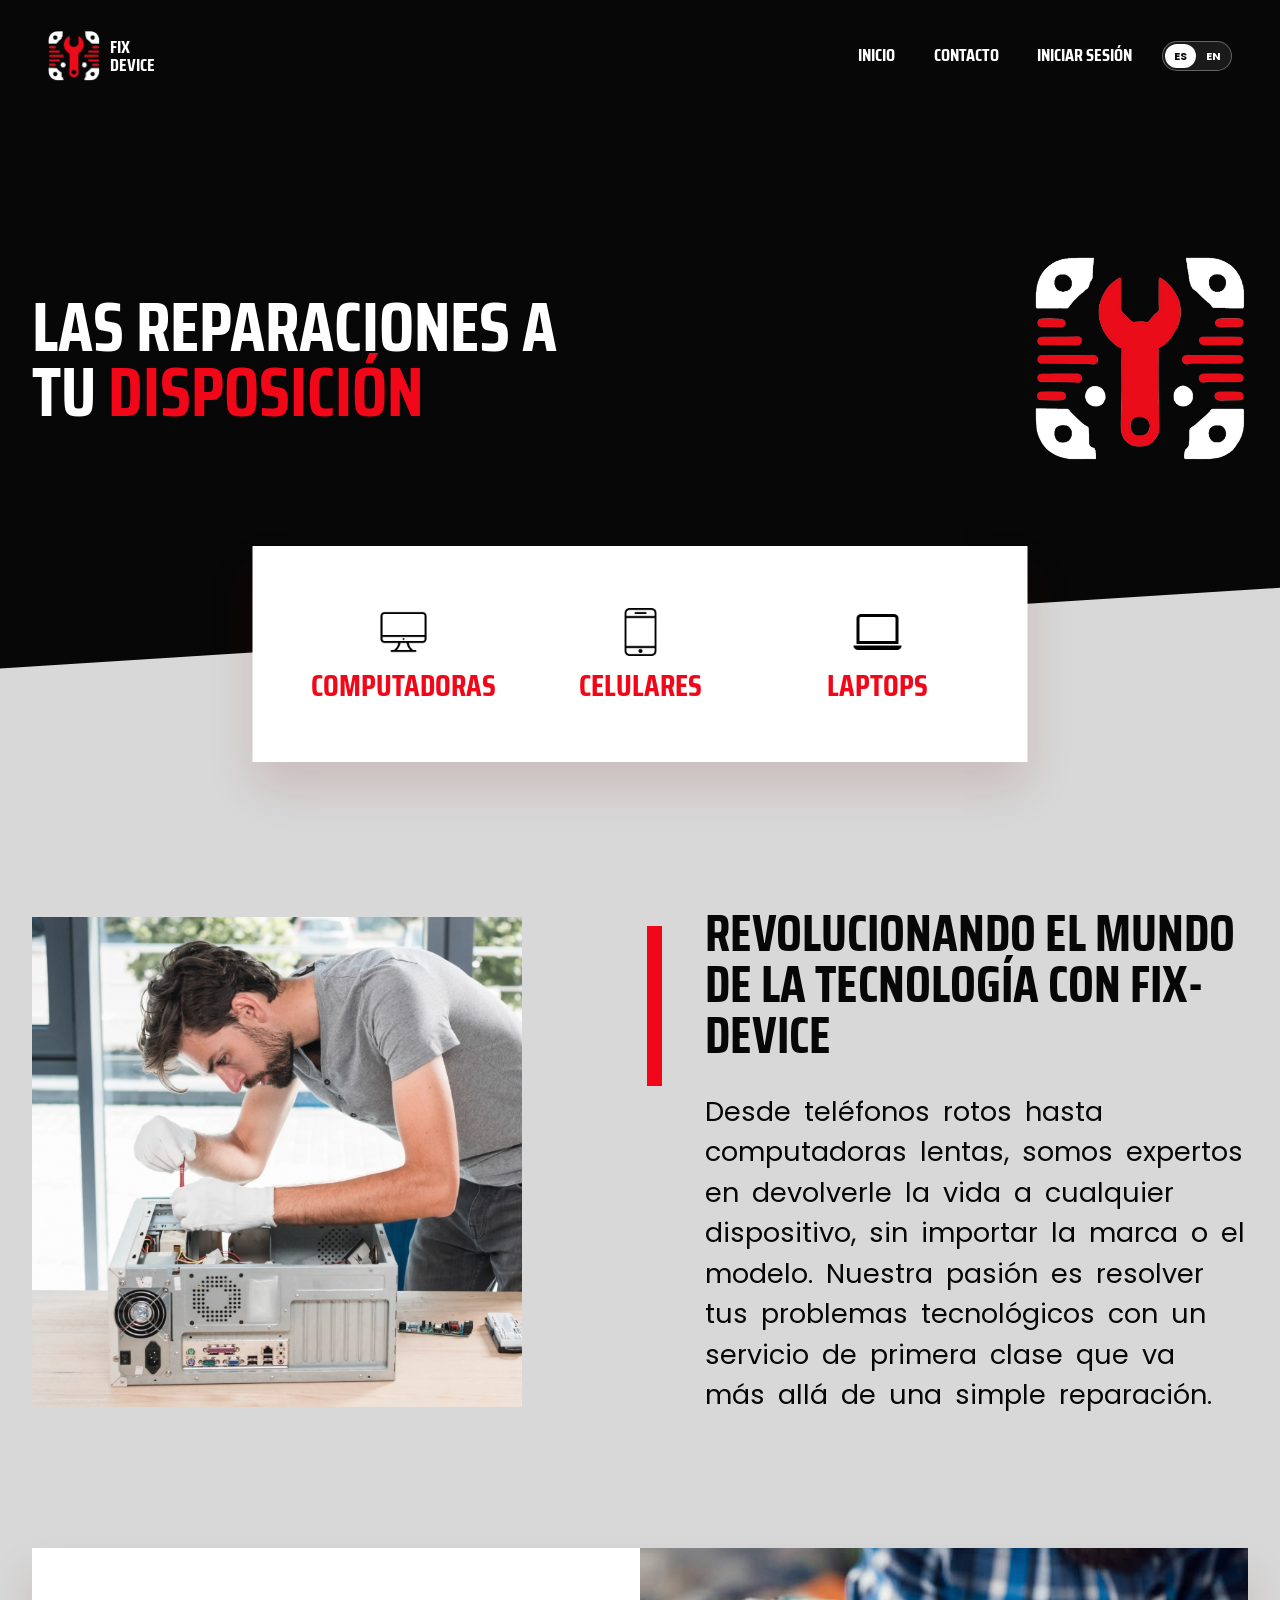
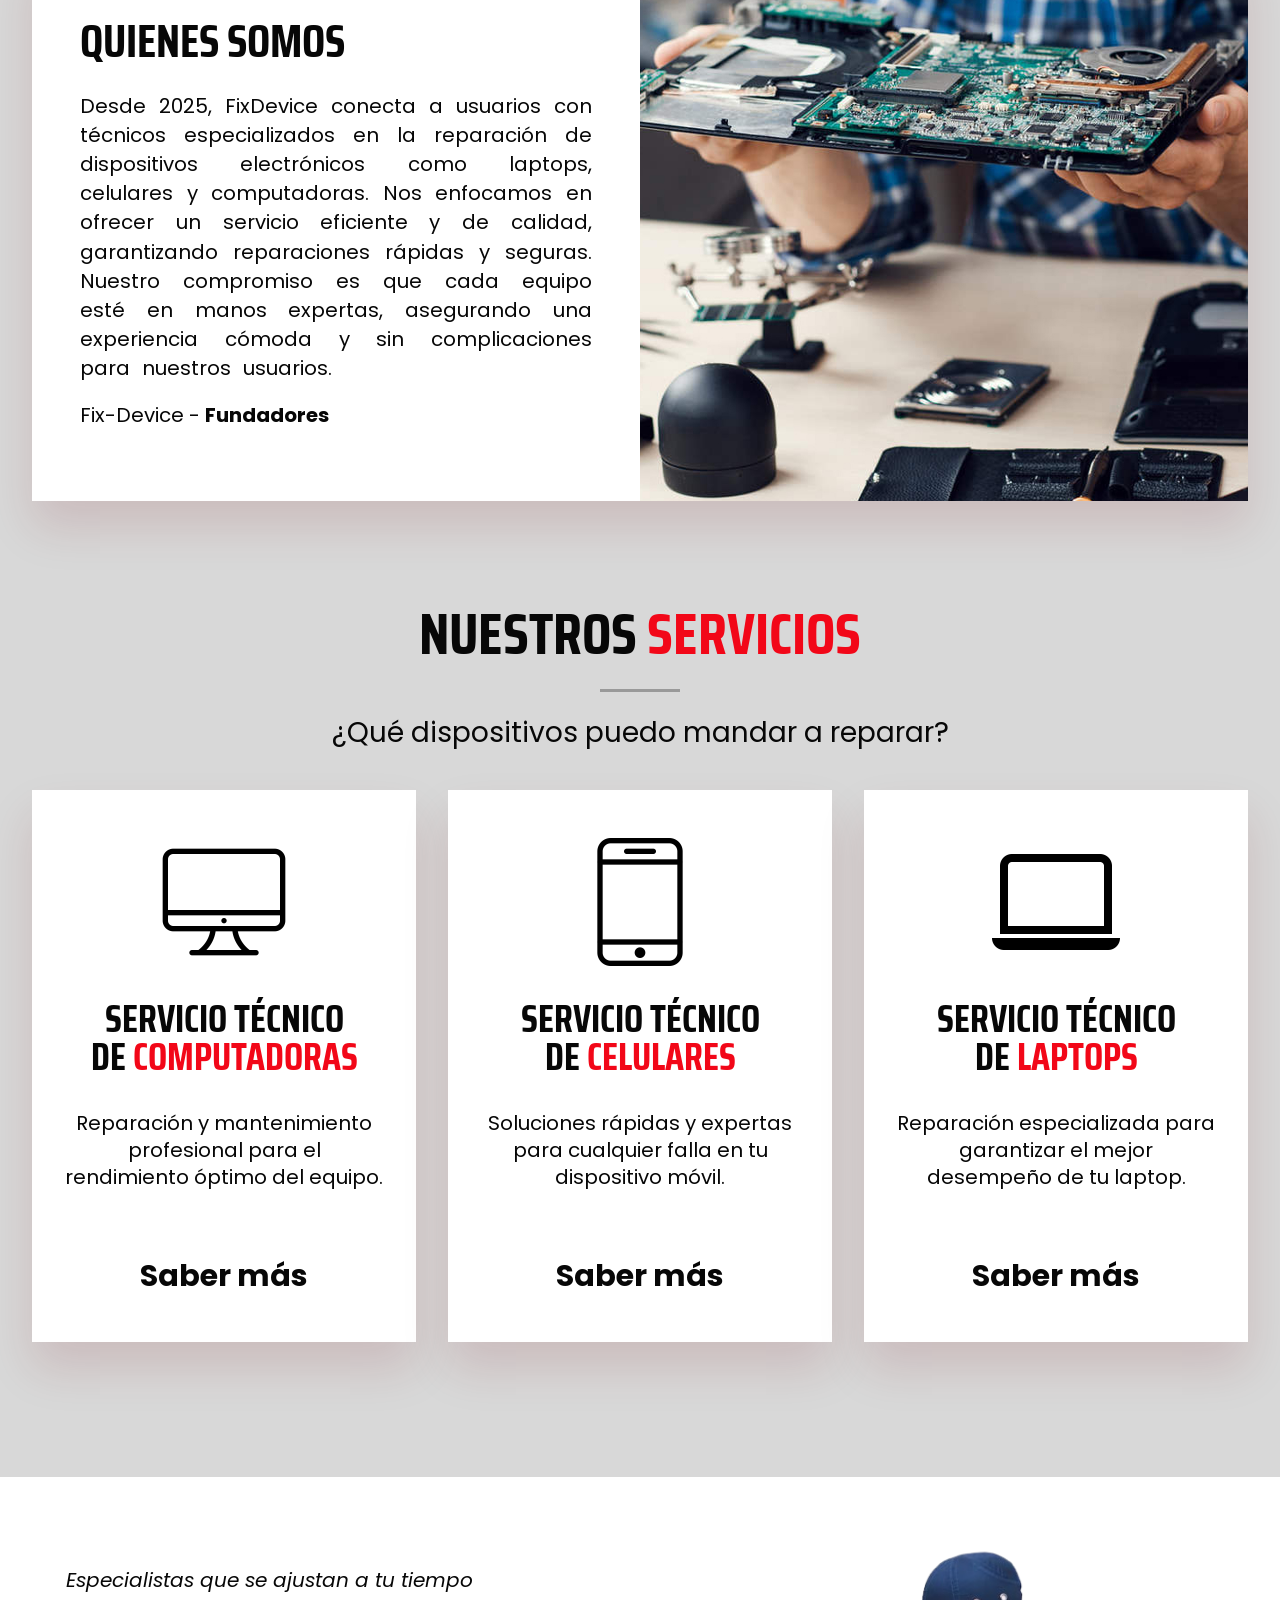
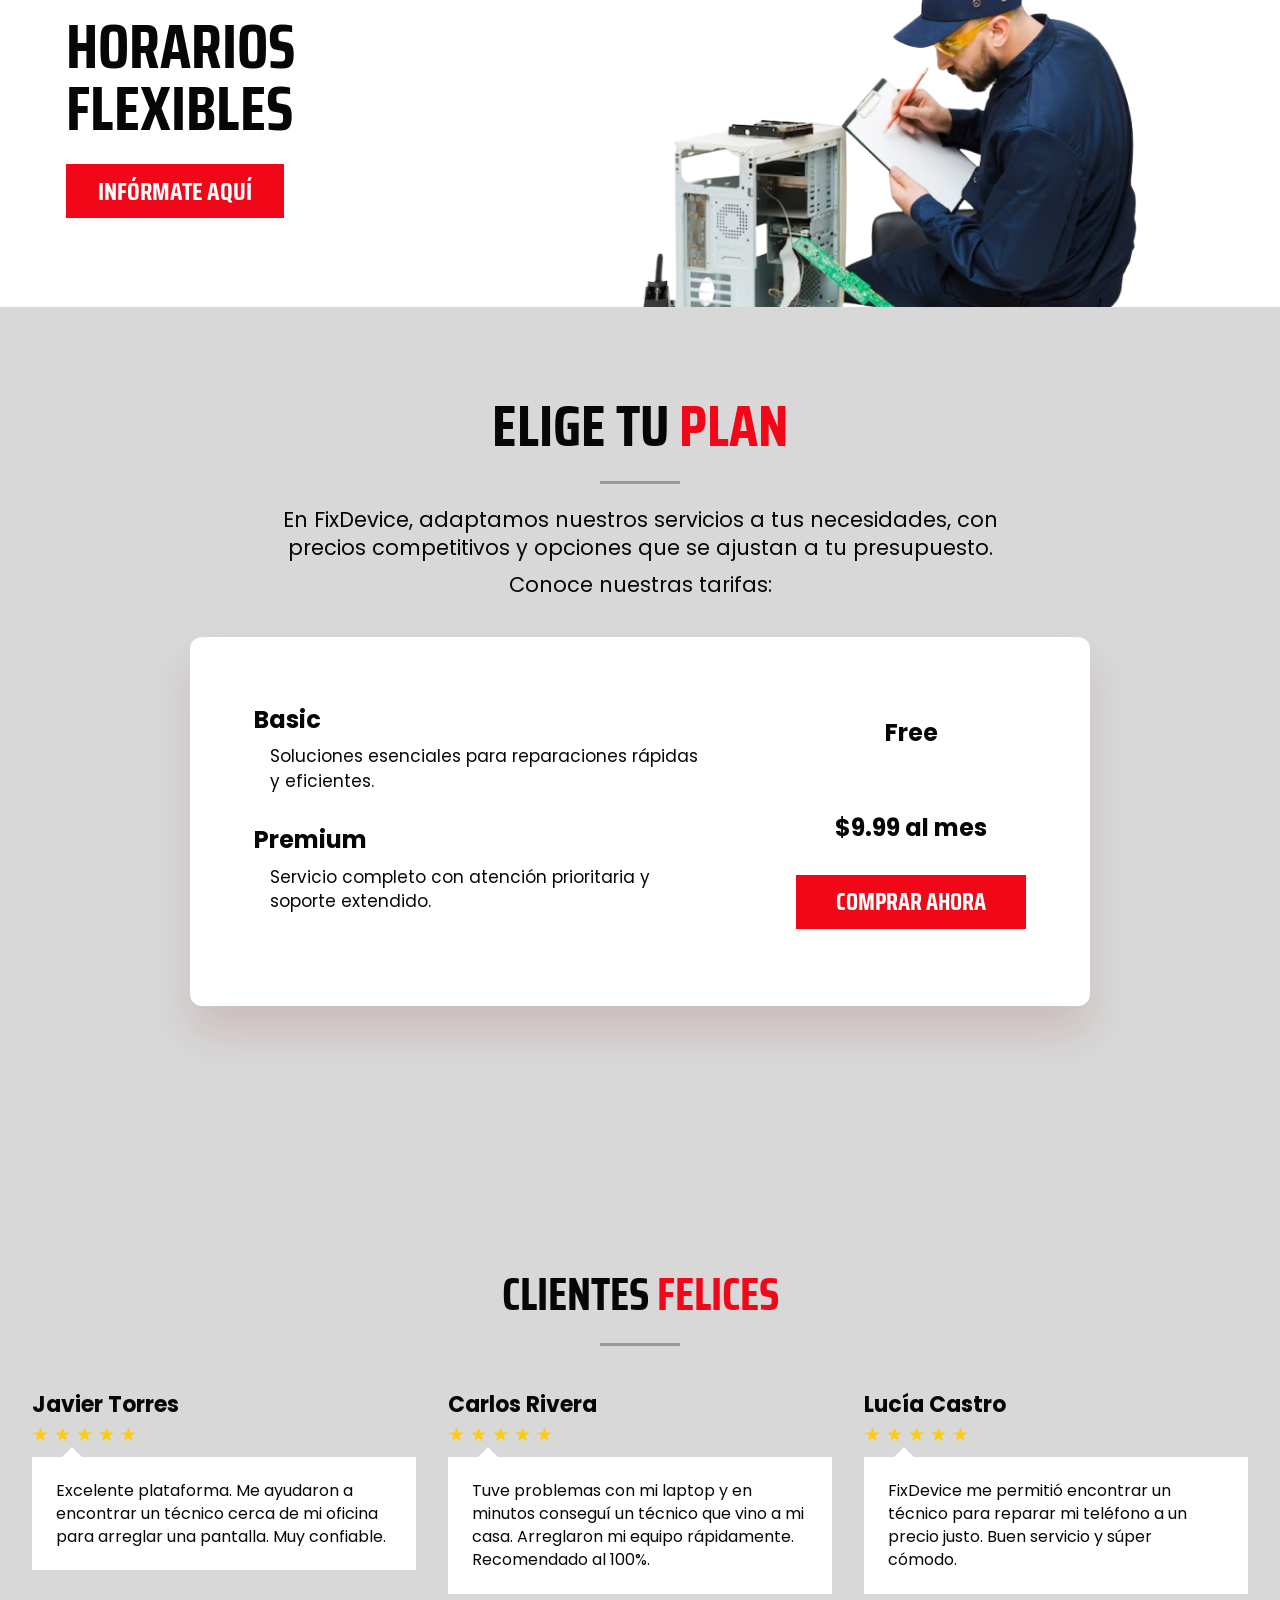
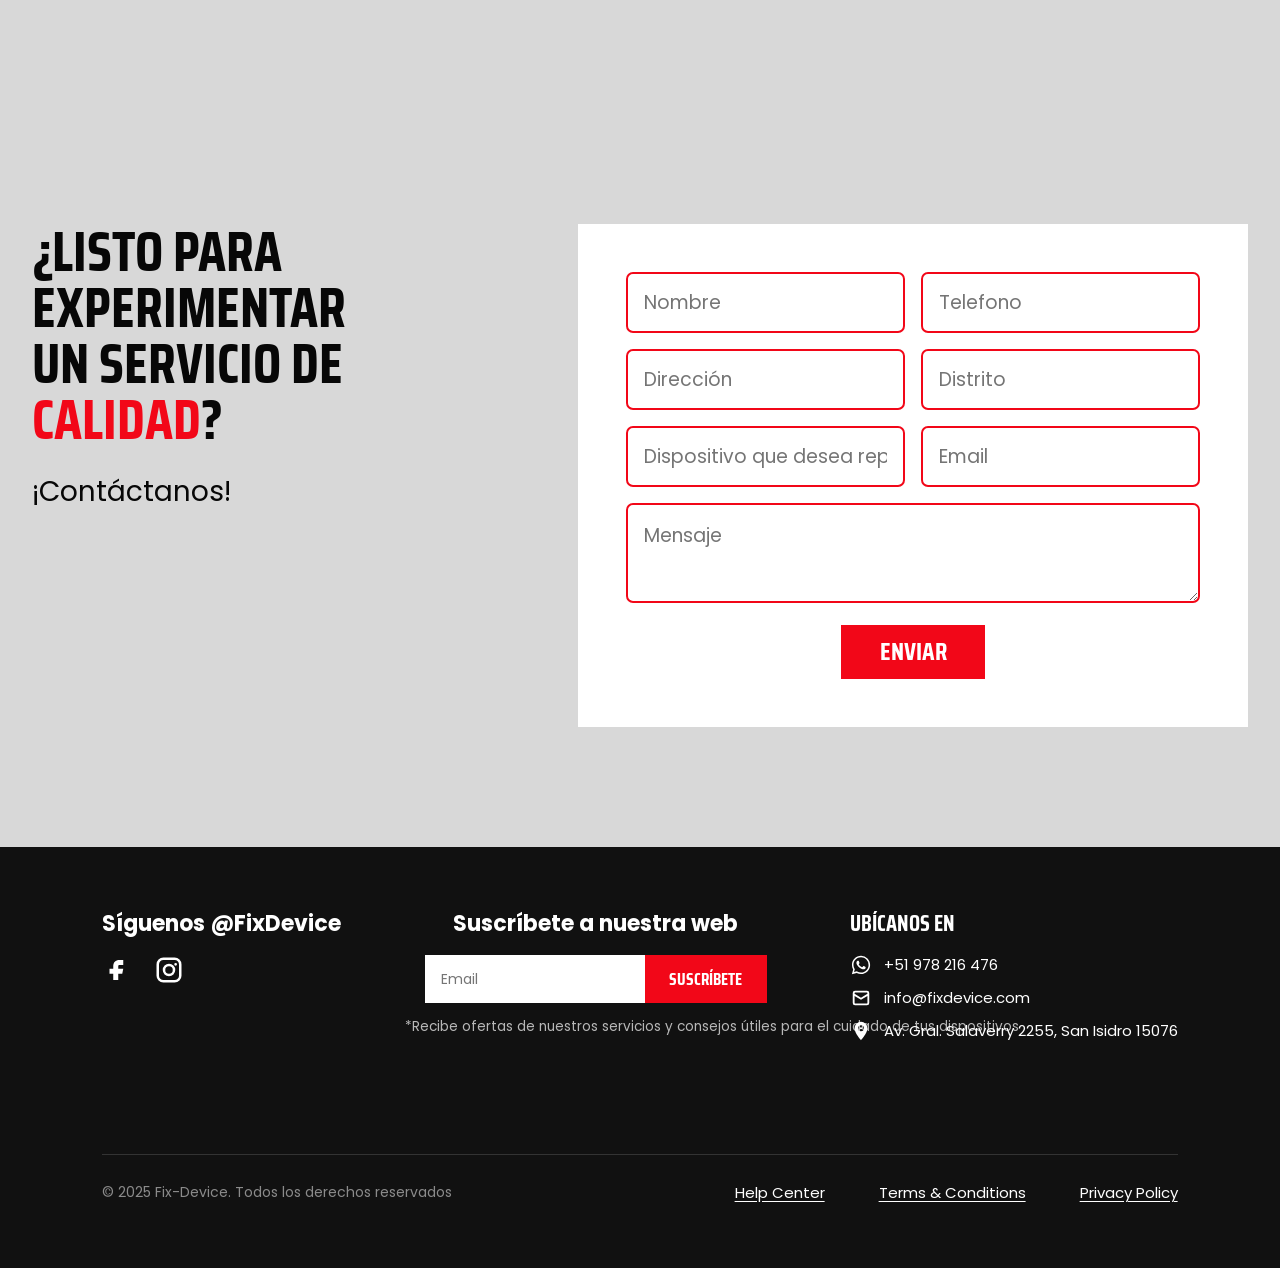
<file: index.html>
<!DOCTYPE html>
<html lang="es">
<head>
  <meta charset="UTF-8">
  <meta name="viewport" content="width=device-width, initial-scale=1.0">
  <meta name="description" content="FixDevice conecta usuarios con técnicos especializados para reparar computadoras, celulares y laptops.">
  <link rel="icon" href="favicon.ico">
  <link rel="preconnect" href="https://fonts.googleapis.com">
  <link rel="preconnect" href="https://fonts.gstatic.com" crossorigin>
  <link href="https://fonts.googleapis.com/css2?family=Saira+Condensed:wght@100;200;300;400;500;600;700;800;900&display=swap" rel="stylesheet">
  <link href="https://fonts.googleapis.com/css2?family=Poppins:ital,wght@0,100;0,200;0,300;0,400;0,500;0,600;0,700;0,800;0,900;1,100;1,200;1,300;1,400;1,500;1,600;1,700;1,800;1,900&display=swap" rel="stylesheet">
  <link rel="stylesheet" href="assets/styles/styles.css">
  <title>FixDevice</title>
</head>
<body>
  <header class="site-header" aria-label="Navegación principal">
    <a class="brand" href="#inicio" aria-label="FixDevice inicio">
      <img src="assets/images/logo2.png" alt="" class="brand__mark">
      <span class="brand__text">Fix<br>Device</span>
    </a>

    <button class="menu-toggle" type="button" aria-label="Abrir menú" aria-expanded="false" aria-controls="primaryNav">
      <span></span>
      <span></span>
      <span></span>
    </button>

    <div class="header-actions" id="primaryNav">
      <nav class="main-nav" aria-label="Secciones">
        <a href="#inicio">Inicio</a>
        <a href="#contacto">Contacto</a>
        <a href="#planes">Iniciar Sesión</a>
      </nav>

      <div class="language-switcher" aria-label="Idioma">
        <button class="lang-button is-active" type="button" data-lang="es" aria-pressed="true">ES</button>
        <button class="lang-button" type="button" data-lang="en" aria-pressed="false">EN</button>
      </div>
    </div>
  </header>
  <div class="nav-backdrop" aria-hidden="true"></div>

  <main>
    <section class="hero" id="inicio">
      <div class="hero__content container">
        <h1>Las reparaciones a<br>tu <span>disposición</span></h1>
        <img class="hero__logo" src="assets/images/logo2.png" alt="Logo FixDevice">
      </div>

      <div class="service-strip" aria-label="Categorías principales">
        <a href="#servicios" class="service-strip__item">
          <img src="assets/images/computerlogo.png" alt="" aria-hidden="true">
          <span>Computadoras</span>
        </a>
        <a href="#servicios" class="service-strip__item">
          <img src="assets/images/smartphone.png" alt="" aria-hidden="true">
          <span>Celulares</span>
        </a>
        <a href="#servicios" class="service-strip__item">
          <img src="assets/images/laptoplogo.png" alt="" aria-hidden="true">
          <span>Laptops</span>
        </a>
      </div>
    </section>

    <section class="intro section-pad">
      <div class="intro__grid container">
        <img class="intro__image" src="assets/images/personachamba.jpg" alt="Técnico reparando una computadora">
        <div class="intro__copy accent-heading">
          <h2>Revolucionando el mundo<br>de la tecnología con Fix-<br>Device</h2>
          <p>Desde teléfonos rotos hasta computadoras lentas, somos expertos en devolverle la vida a cualquier dispositivo, sin importar la marca o el modelo. Nuestra pasión es resolver tus problemas tecnológicos con un servicio de primera clase que va más allá de una simple reparación.</p>
        </div>
      </div>
    </section>

    <section class="about section-pad" id="nosotros">
      <div class="about__card container">
        <div class="about__copy">
          <h2>Quienes somos</h2>
          <p>Desde 2025, FixDevice conecta a usuarios con técnicos especializados en la reparación de dispositivos electrónicos como laptops, celulares y computadoras. Nos enfocamos en ofrecer un servicio eficiente y de calidad, garantizando reparaciones rápidas y seguras. Nuestro compromiso es que cada equipo esté en manos expertas, asegurando una experiencia cómoda y sin complicaciones para nuestros usuarios.</p>
          <p>Fix-Device - <strong>Fundadores</strong></p>
        </div>
        <img src="assets/images/quienesomosimg.jpg" alt="Técnico sosteniendo componentes internos de una laptop">
      </div>
    </section>

    <section class="services section-pad" id="servicios">
      <div class="section-heading">
        <h2>Nuestros <span>servicios</span></h2>
        <span class="heading-rule" aria-hidden="true"></span>
        <p>¿Qué dispositivos puedo mandar a reparar?</p>
      </div>

      <div class="services__grid container">
        <article class="service-card">
          <img src="assets/images/computerlogo.png" alt="" aria-hidden="true">
          <h3>Servicio técnico<br>de <span>computadoras</span></h3>
          <p>Reparación y mantenimiento profesional para el rendimiento óptimo del equipo.</p>
          <a href="#contacto">Saber más</a>
        </article>

        <article class="service-card">
          <img src="assets/images/smartphone.png" alt="" aria-hidden="true">
          <h3>Servicio técnico<br>de <span>celulares</span></h3>
          <p>Soluciones rápidas y expertas para cualquier falla en tu dispositivo móvil.</p>
          <a href="#contacto">Saber más</a>
        </article>

        <article class="service-card">
          <img src="assets/images/laptoplogo.png" alt="" aria-hidden="true">
          <h3>Servicio técnico<br>de <span>laptops</span></h3>
          <p>Reparación especializada para garantizar el mejor desempeño de tu laptop.</p>
          <a href="#contacto">Saber más</a>
        </article>
      </div>
    </section>

    <section class="schedule">
      <div class="schedule__inner container">
        <div class="schedule__copy">
          <p>Especialistas que se ajustan a tu tiempo</p>
          <h2>Horarios<br>flexibles</h2>
          <a class="button" href="#contacto">Infórmate aquí</a>
        </div>
        <img src="assets/images/horarios.png" alt="Técnico revisando una computadora">
      </div>
    </section>

    <section class="plans section-pad" id="planes">
      <div class="section-heading">
        <h2>Elige tu <span>plan</span></h2>
        <span class="heading-rule" aria-hidden="true"></span>
        <p>En FixDevice, adaptamos nuestros servicios a tus necesidades, con precios competitivos y opciones que se ajustan a tu presupuesto.</p>
        <p>Conoce nuestras tarifas:</p>
      </div>

      <div class="plan-card">
        <div class="plan-card__details">
          <div>
            <h3>Basic</h3>
            <p>Soluciones esenciales para reparaciones rápidas y eficientes.</p>
          </div>
          <div>
            <h3>Premium</h3>
            <p>Servicio completo con atención prioritaria y soporte extendido.</p>
          </div>
        </div>
        <div class="plan-card__prices">
          <strong>Free</strong>
          <strong>$9.99 al mes</strong>
          <a class="button" href="#contacto">Comprar ahora</a>
        </div>
      </div>
    </section>

    <section class="testimonials section-pad">
      <div class="section-heading">
        <h2>Clientes <span>felices</span></h2>
        <span class="heading-rule" aria-hidden="true"></span>
      </div>

      <div class="testimonials__grid container">
        <article class="testimonial">
          <h3>Javier Torres</h3>
          <div class="stars" aria-label="5 estrellas">★ ★ ★ ★ ★</div>
          <p>Excelente plataforma. Me ayudaron a encontrar un técnico cerca de mi oficina para arreglar una pantalla. Muy confiable.</p>
        </article>

        <article class="testimonial">
          <h3>Carlos Rivera</h3>
          <div class="stars" aria-label="5 estrellas">★ ★ ★ ★ ★</div>
          <p>Tuve problemas con mi laptop y en minutos conseguí un técnico que vino a mi casa. Arreglaron mi equipo rápidamente. Recomendado al 100%.</p>
        </article>

        <article class="testimonial">
          <h3>Lucía Castro</h3>
          <div class="stars" aria-label="5 estrellas">★ ★ ★ ★ ★</div>
          <p>FixDevice me permitió encontrar un técnico para reparar mi teléfono a un precio justo. Buen servicio y súper cómodo.</p>
        </article>
      </div>
    </section>

    <section class="contact section-pad" id="contacto">
      <div class="contact__grid container">
        <div class="contact__copy">
          <h2>¿Listo para<br>experimentar<br>un servicio de<br><span>calidad</span>?</h2>
          <p>¡Contáctanos!</p>
        </div>

        <form class="contact-form" id="contactForm">
          <div class="form-grid">
            <label>
              <span>Nombre</span>
              <input type="text" name="nombre" placeholder="Nombre" required>
            </label>
            <label>
              <span>Teléfono</span>
              <input type="tel" name="telefono" placeholder="Telefono" required>
            </label>
            <label>
              <span>Dirección</span>
              <input type="text" name="direccion" placeholder="Dirección" required>
            </label>
            <label>
              <span>Distrito</span>
              <input type="text" name="distrito" placeholder="Distrito" required>
            </label>
            <label>
              <span>Dispositivo que desea reparar</span>
              <input type="text" name="dispositivo" placeholder="Dispositivo que desea rep" required>
            </label>
            <label>
              <span>Email</span>
              <input type="email" name="email" placeholder="Email" required>
            </label>
            <label class="form-grid__wide">
              <span>Mensaje</span>
              <textarea name="mensaje" placeholder="Mensaje" required></textarea>
            </label>
          </div>
          <button class="button" type="submit">Enviar</button>
        </form>
      </div>
    </section>
  </main>

  <footer class="site-footer">
    <div class="footer__top container">
      <section class="footer__social" aria-label="Redes sociales">
        <h2>Síguenos @FixDevice</h2>
        <div class="social-links">
          <a href="#" aria-label="Facebook">
            <svg viewBox="0 0 24 24" aria-hidden="true"><path d="M14 8h3V4h-3c-3.3 0-5 2-5 5v2H6v4h3v5h4v-5h3.2l.8-4h-4V9c0-.7.4-1 1-1Z"/></svg>
          </a>
          <a href="#" aria-label="Instagram">
            <svg viewBox="0 0 24 24" aria-hidden="true"><path d="M7.5 2h9A5.5 5.5 0 0 1 22 7.5v9a5.5 5.5 0 0 1-5.5 5.5h-9A5.5 5.5 0 0 1 2 16.5v-9A5.5 5.5 0 0 1 7.5 2Zm0 2A3.5 3.5 0 0 0 4 7.5v9A3.5 3.5 0 0 0 7.5 20h9a3.5 3.5 0 0 0 3.5-3.5v-9A3.5 3.5 0 0 0 16.5 4h-9ZM12 7a5 5 0 1 1 0 10 5 5 0 0 1 0-10Zm0 2a3 3 0 1 0 0 6 3 3 0 0 0 0-6Zm5.3-2.7a1.1 1.1 0 1 1 0 2.2 1.1 1.1 0 0 1 0-2.2Z"/></svg>
          </a>
        </div>
      </section>

      <section class="footer__subscribe">
        <h2>Suscríbete a nuestra web</h2>
        <form id="subscribeForm" class="subscribe-form">
          <label>
            <span>Email</span>
            <input type="email" placeholder="Email" required>
          </label>
          <button type="submit">Suscríbete</button>
        </form>
        <p>*Recibe ofertas de nuestros servicios y consejos útiles para el cuidado de tus dispositivos</p>
      </section>

      <section class="footer__contact">
        <h2>Ubícanos en</h2>
        <ul>
          <li>
            <svg viewBox="0 0 24 24" aria-hidden="true"><path d="M19.05 4.91A9.82 9.82 0 0 0 12.04 2c-5.46 0-9.91 4.45-9.91 9.91 0 1.75.46 3.45 1.32 4.95L2.05 22l5.25-1.38c1.45.79 3.08 1.21 4.74 1.21 5.46 0 9.91-4.45 9.91-9.91 0-2.65-1.03-5.14-2.9-7.01ZM12.04 20.15c-1.48 0-2.93-.4-4.2-1.15l-.3-.18-3.12.82.83-3.04-.2-.31a8.26 8.26 0 0 1-1.26-4.38c0-4.54 3.7-8.24 8.24-8.24 2.2 0 4.27.86 5.82 2.42a8.18 8.18 0 0 1 2.41 5.83c.02 4.54-3.68 8.23-8.22 8.23Zm4.52-6.16c-.25-.12-1.47-.72-1.69-.81-.23-.08-.39-.12-.56.12-.17.25-.64.81-.78.97-.14.17-.29.19-.54.06-.25-.12-1.05-.39-1.99-1.23-.74-.66-1.23-1.47-1.38-1.72-.14-.25-.02-.38.11-.51.11-.11.25-.29.37-.43s.17-.25.25-.41c.08-.17.04-.31-.02-.43s-.56-1.34-.76-1.84c-.2-.48-.41-.42-.56-.43h-.48c-.17 0-.43.06-.66.31-.22.25-.86.85-.86 2.07s.89 2.4 1.01 2.56c.12.17 1.75 2.67 4.23 3.74.59.26 1.05.41 1.41.52.59.19 1.13.16 1.56.1.48-.07 1.47-.6 1.67-1.18.21-.58.21-1.07.14-1.18s-.22-.16-.47-.28Z"/></svg>
            +51 978 216 476
          </li>
          <li>
            <svg viewBox="0 0 24 24" aria-hidden="true"><path d="M3 6.5A2.5 2.5 0 0 1 5.5 4h13A2.5 2.5 0 0 1 21 6.5v11a2.5 2.5 0 0 1-2.5 2.5h-13A2.5 2.5 0 0 1 3 17.5v-11Zm2.5-.5a.5.5 0 0 0-.5.5v.8l7 4.4 7-4.4v-.8a.5.5 0 0 0-.5-.5h-13Zm13 12a.5.5 0 0 0 .5-.5V9.7l-7 4.3-7-4.3v7.8a.5.5 0 0 0 .5.5h13Z"/></svg>
            info@fixdevice.com
          </li>
          <li>
            <svg viewBox="0 0 24 24" aria-hidden="true"><path d="M12 2a7 7 0 0 0-7 7c0 5.3 7 13 7 13s7-7.7 7-13a7 7 0 0 0-7-7Zm0 10.2A3.2 3.2 0 1 1 12 5.8a3.2 3.2 0 0 1 0 6.4Zm0-2A1.2 1.2 0 1 0 12 7.8a1.2 1.2 0 0 0 0 2.4Z"/></svg>
            Av. Gral. Salaverry 2255, San Isidro 15076
          </li>
        </ul>
      </section>
    </div>

    <div class="footer__bottom container">
      <p>© 2025 Fix-Device. Todos los derechos reservados</p>
      <nav aria-label="Enlaces legales">
        <a href="help-center.html">Help Center</a>
        <a href="terms-conditions.html">Terms &amp; Conditions</a>
        <a href="privacy-policy.html">Privacy Policy</a>
      </nav>
    </div>
  </footer>

  <script src="assets/scripts/main.js"></script>
</body>
</html>
</file>
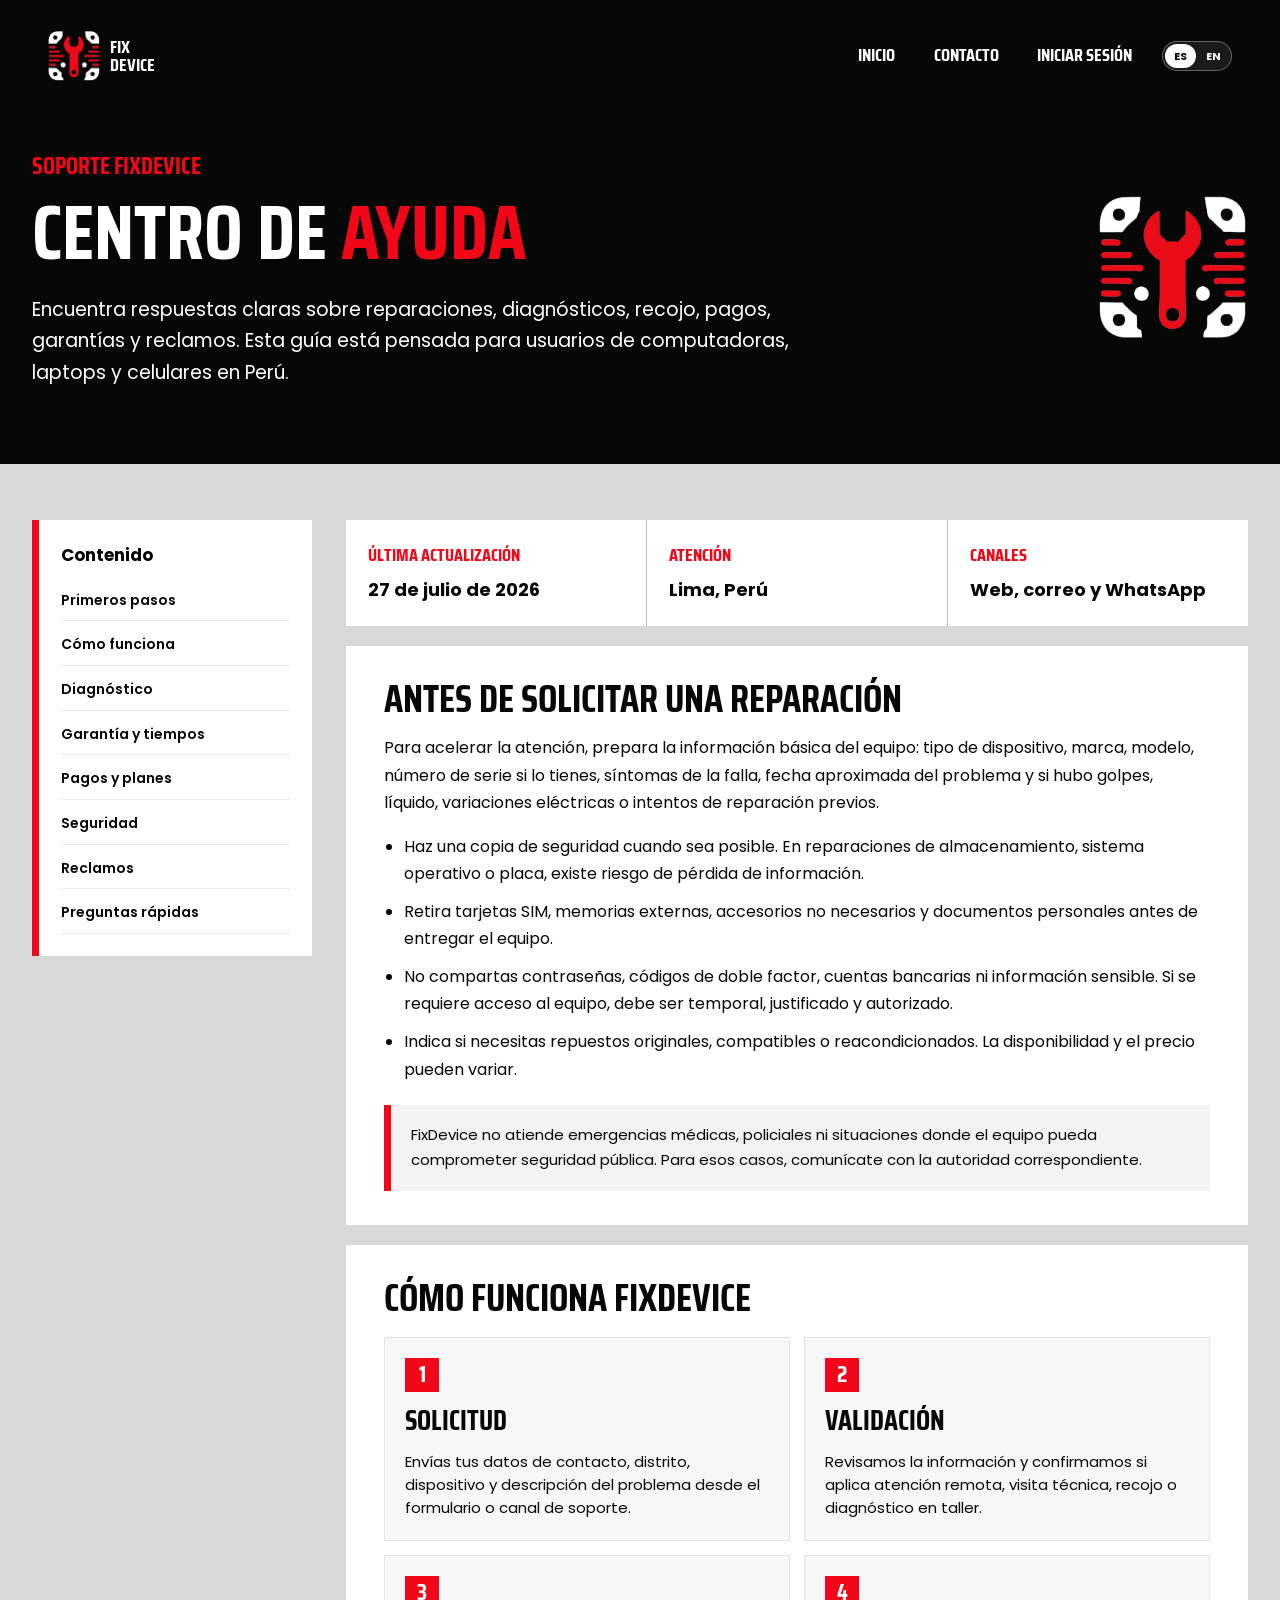
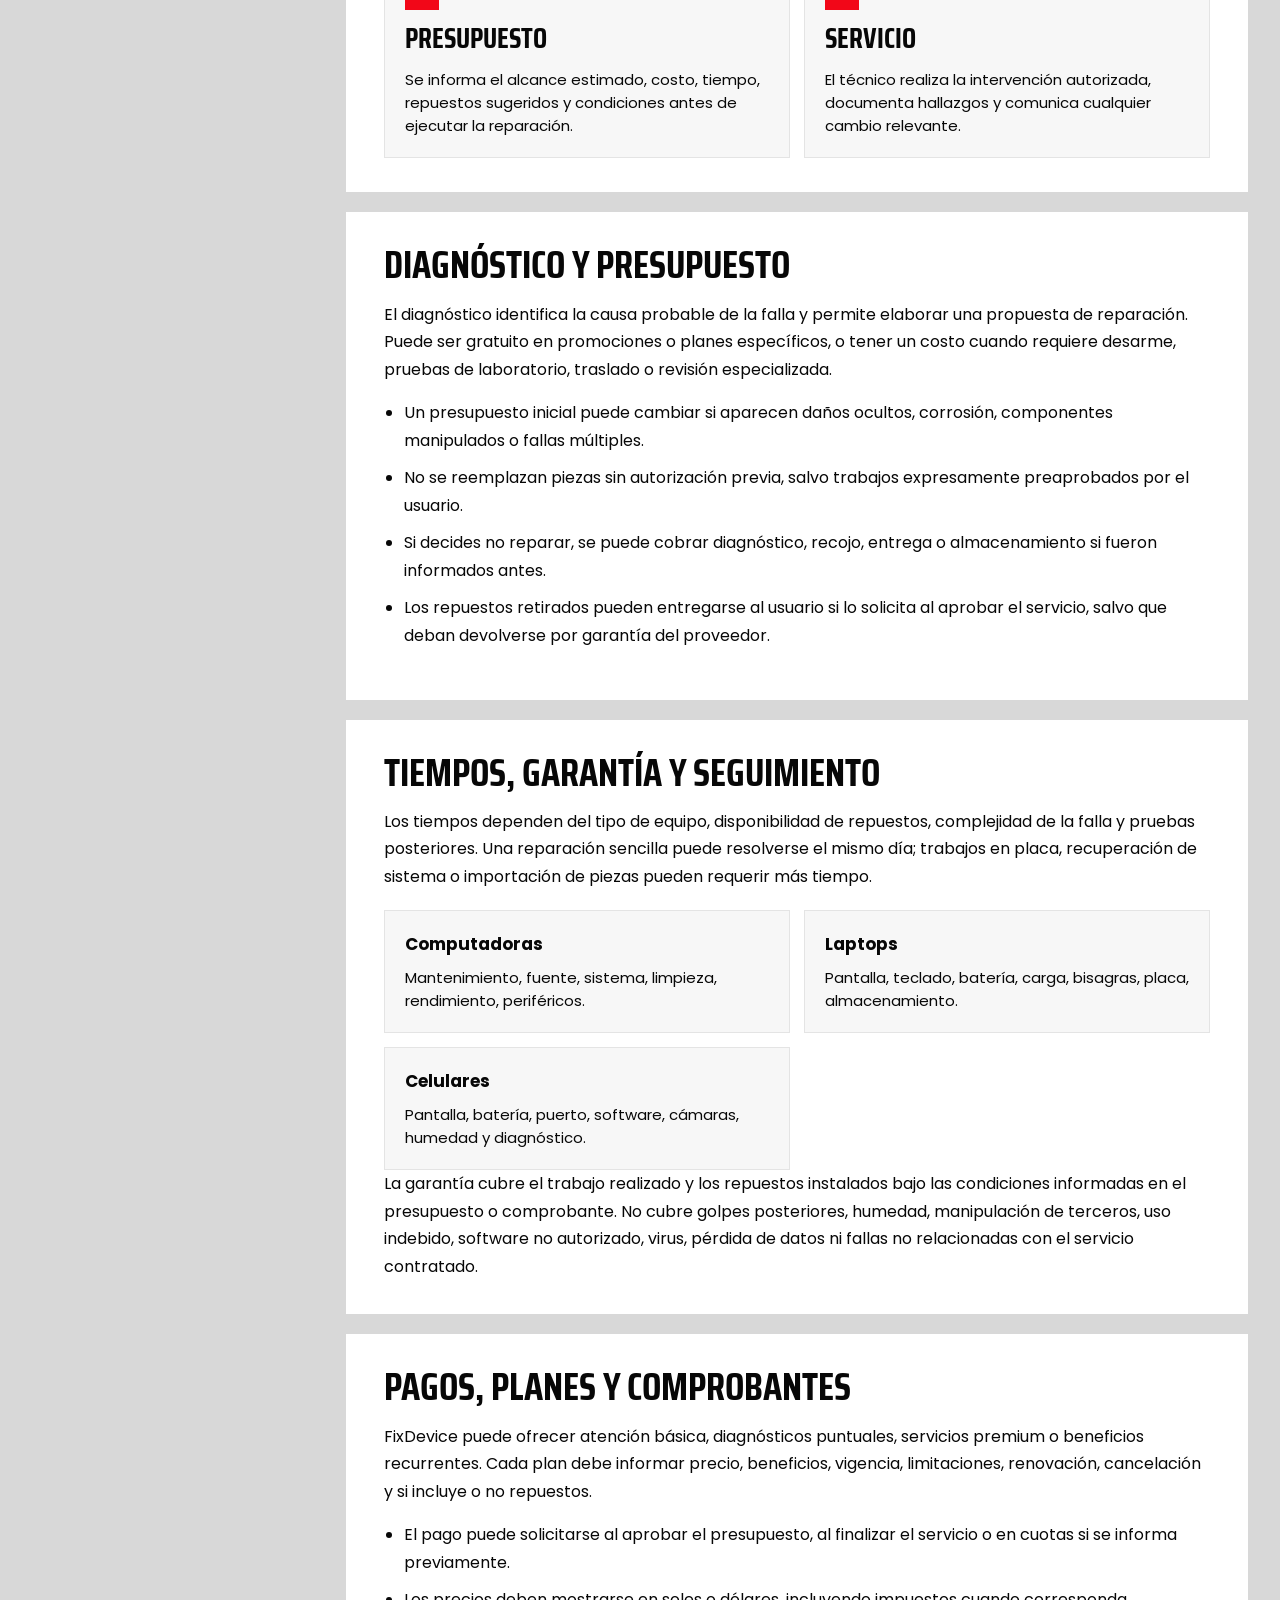
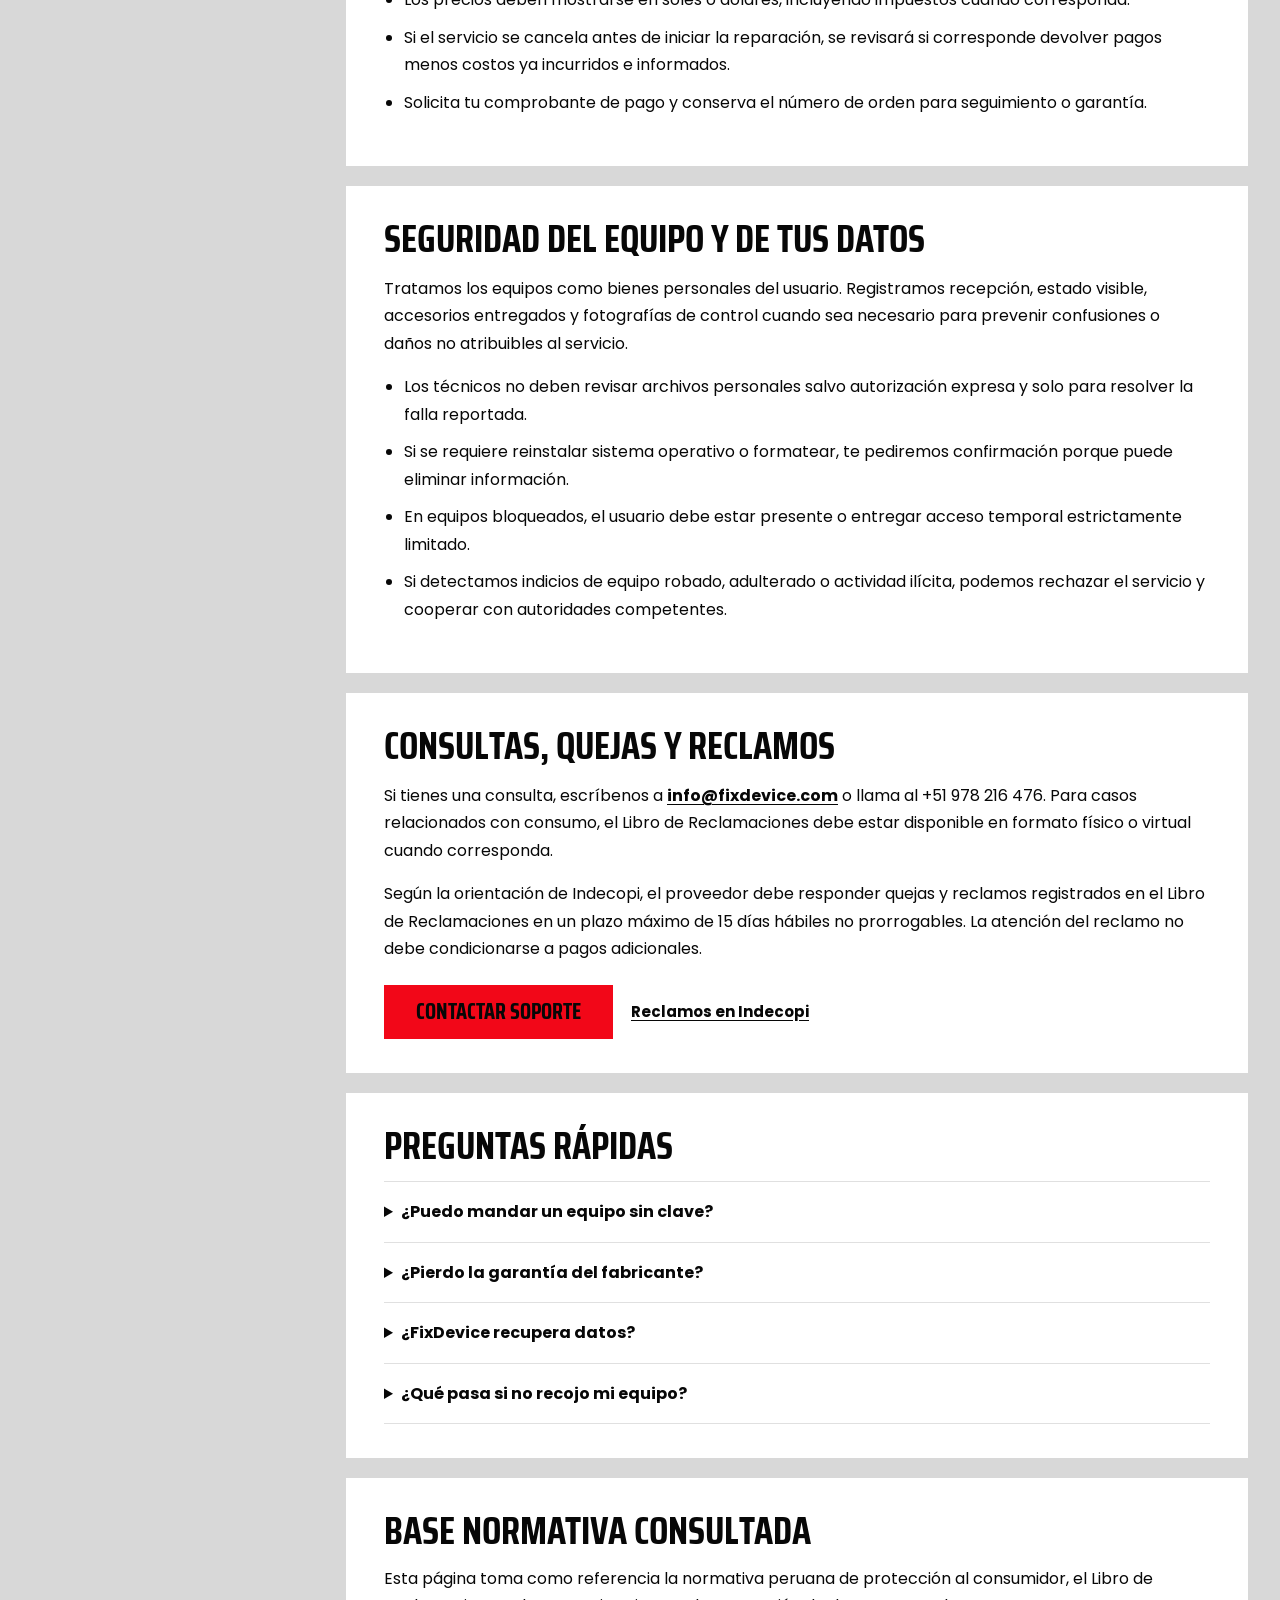
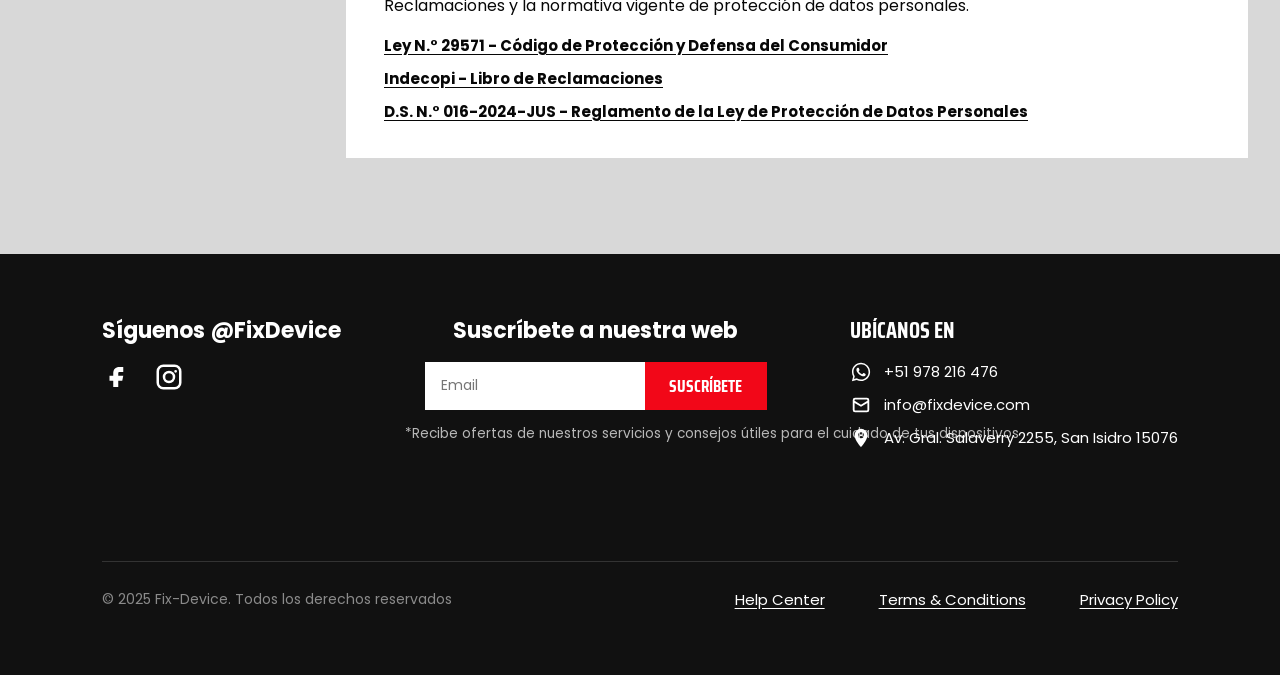
<file: help-center.html>
<!DOCTYPE html>
<html lang="es">
<head>
  <meta charset="UTF-8">
  <meta name="viewport" content="width=device-width, initial-scale=1.0">
  <meta name="description" content="Centro de ayuda de FixDevice: reparaciones, diagnósticos, pagos, garantías, seguridad y canales de soporte.">
  <link rel="icon" href="favicon.ico">
  <link rel="preconnect" href="https://fonts.googleapis.com">
  <link rel="preconnect" href="https://fonts.gstatic.com" crossorigin>
  <link href="https://fonts.googleapis.com/css2?family=Saira+Condensed:wght@100;200;300;400;500;600;700;800;900&display=swap" rel="stylesheet">
  <link href="https://fonts.googleapis.com/css2?family=Poppins:ital,wght@0,100;0,200;0,300;0,400;0,500;0,600;0,700;0,800;0,900;1,100;1,200;1,300;1,400;1,500;1,600;1,700;1,800;1,900&display=swap" rel="stylesheet">
  <link rel="stylesheet" href="assets/styles/styles.css">
  <title>Centro de ayuda | FixDevice</title>
</head>
<body>
  <header class="site-header" aria-label="Navegación principal">
    <a class="brand" href="index.html#inicio" aria-label="FixDevice inicio">
      <img src="assets/images/logo2.png" alt="" class="brand__mark">
      <span class="brand__text">Fix<br>Device</span>
    </a>

    <button class="menu-toggle" type="button" aria-label="Abrir menú" aria-expanded="false" aria-controls="primaryNav">
      <span></span>
      <span></span>
      <span></span>
    </button>

    <div class="header-actions" id="primaryNav">
      <nav class="main-nav" aria-label="Secciones">
        <a href="index.html#inicio">Inicio</a>
        <a href="index.html#contacto">Contacto</a>
        <a href="index.html#planes">Iniciar Sesión</a>
      </nav>

      <div class="language-switcher" aria-label="Idioma">
        <button class="lang-button is-active" type="button" data-lang="es" aria-pressed="true">ES</button>
        <button class="lang-button" type="button" data-lang="en" aria-pressed="false">EN</button>
      </div>
    </div>
  </header>
  <div class="nav-backdrop" aria-hidden="true"></div>

  <main class="legal-main">
    <section class="legal-hero">
      <div class="legal-hero__inner container">
        <div>
          <p class="legal-eyebrow">Soporte FixDevice</p>
          <h1>Centro de <span>ayuda</span></h1>
          <p>Encuentra respuestas claras sobre reparaciones, diagnósticos, recojo, pagos, garantías y reclamos. Esta guía está pensada para usuarios de computadoras, laptops y celulares en Perú.</p>
        </div>
        <img src="assets/images/logo2.png" alt="Logo FixDevice">
      </div>
    </section>

    <section class="legal-shell container">
      <aside class="legal-nav" aria-label="Contenido del centro de ayuda">
        <strong>Contenido</strong>
        <a href="#primeros-pasos">Primeros pasos</a>
        <a href="#proceso">Cómo funciona</a>
        <a href="#diagnostico">Diagnóstico</a>
        <a href="#garantia">Garantía y tiempos</a>
        <a href="#pagos">Pagos y planes</a>
        <a href="#seguridad">Seguridad</a>
        <a href="#reclamos">Reclamos</a>
        <a href="#faq">Preguntas rápidas</a>
      </aside>

      <div class="legal-content">
        <section class="legal-section legal-overview" id="primeros-pasos">
          <div>
            <span>Última actualización</span>
            <strong>27 de julio de 2026</strong>
          </div>
          <div>
            <span>Atención</span>
            <strong>Lima, Perú</strong>
          </div>
          <div>
            <span>Canales</span>
            <strong>Web, correo y WhatsApp</strong>
          </div>
        </section>

        <section class="legal-section">
          <h2>Antes de solicitar una reparación</h2>
          <p>Para acelerar la atención, prepara la información básica del equipo: tipo de dispositivo, marca, modelo, número de serie si lo tienes, síntomas de la falla, fecha aproximada del problema y si hubo golpes, líquido, variaciones eléctricas o intentos de reparación previos.</p>
          <ul>
            <li>Haz una copia de seguridad cuando sea posible. En reparaciones de almacenamiento, sistema operativo o placa, existe riesgo de pérdida de información.</li>
            <li>Retira tarjetas SIM, memorias externas, accesorios no necesarios y documentos personales antes de entregar el equipo.</li>
            <li>No compartas contraseñas, códigos de doble factor, cuentas bancarias ni información sensible. Si se requiere acceso al equipo, debe ser temporal, justificado y autorizado.</li>
            <li>Indica si necesitas repuestos originales, compatibles o reacondicionados. La disponibilidad y el precio pueden variar.</li>
          </ul>
          <div class="legal-callout">FixDevice no atiende emergencias médicas, policiales ni situaciones donde el equipo pueda comprometer seguridad pública. Para esos casos, comunícate con la autoridad correspondiente.</div>
        </section>

        <section class="legal-section" id="proceso">
          <h2>Cómo funciona FixDevice</h2>
          <div class="help-grid">
            <article>
              <span>1</span>
              <h3>Solicitud</h3>
              <p>Envías tus datos de contacto, distrito, dispositivo y descripción del problema desde el formulario o canal de soporte.</p>
            </article>
            <article>
              <span>2</span>
              <h3>Validación</h3>
              <p>Revisamos la información y confirmamos si aplica atención remota, visita técnica, recojo o diagnóstico en taller.</p>
            </article>
            <article>
              <span>3</span>
              <h3>Presupuesto</h3>
              <p>Se informa el alcance estimado, costo, tiempo, repuestos sugeridos y condiciones antes de ejecutar la reparación.</p>
            </article>
            <article>
              <span>4</span>
              <h3>Servicio</h3>
              <p>El técnico realiza la intervención autorizada, documenta hallazgos y comunica cualquier cambio relevante.</p>
            </article>
          </div>
        </section>

        <section class="legal-section" id="diagnostico">
          <h2>Diagnóstico y presupuesto</h2>
          <p>El diagnóstico identifica la causa probable de la falla y permite elaborar una propuesta de reparación. Puede ser gratuito en promociones o planes específicos, o tener un costo cuando requiere desarme, pruebas de laboratorio, traslado o revisión especializada.</p>
          <ul>
            <li>Un presupuesto inicial puede cambiar si aparecen daños ocultos, corrosión, componentes manipulados o fallas múltiples.</li>
            <li>No se reemplazan piezas sin autorización previa, salvo trabajos expresamente preaprobados por el usuario.</li>
            <li>Si decides no reparar, se puede cobrar diagnóstico, recojo, entrega o almacenamiento si fueron informados antes.</li>
            <li>Los repuestos retirados pueden entregarse al usuario si lo solicita al aprobar el servicio, salvo que deban devolverse por garantía del proveedor.</li>
          </ul>
        </section>

        <section class="legal-section" id="garantia">
          <h2>Tiempos, garantía y seguimiento</h2>
          <p>Los tiempos dependen del tipo de equipo, disponibilidad de repuestos, complejidad de la falla y pruebas posteriores. Una reparación sencilla puede resolverse el mismo día; trabajos en placa, recuperación de sistema o importación de piezas pueden requerir más tiempo.</p>
          <div class="policy-table">
            <div><strong>Computadoras</strong><span>Mantenimiento, fuente, sistema, limpieza, rendimiento, periféricos.</span></div>
            <div><strong>Laptops</strong><span>Pantalla, teclado, batería, carga, bisagras, placa, almacenamiento.</span></div>
            <div><strong>Celulares</strong><span>Pantalla, batería, puerto, software, cámaras, humedad y diagnóstico.</span></div>
          </div>
          <p>La garantía cubre el trabajo realizado y los repuestos instalados bajo las condiciones informadas en el presupuesto o comprobante. No cubre golpes posteriores, humedad, manipulación de terceros, uso indebido, software no autorizado, virus, pérdida de datos ni fallas no relacionadas con el servicio contratado.</p>
        </section>

        <section class="legal-section" id="pagos">
          <h2>Pagos, planes y comprobantes</h2>
          <p>FixDevice puede ofrecer atención básica, diagnósticos puntuales, servicios premium o beneficios recurrentes. Cada plan debe informar precio, beneficios, vigencia, limitaciones, renovación, cancelación y si incluye o no repuestos.</p>
          <ul>
            <li>El pago puede solicitarse al aprobar el presupuesto, al finalizar el servicio o en cuotas si se informa previamente.</li>
            <li>Los precios deben mostrarse en soles o dólares, incluyendo impuestos cuando corresponda.</li>
            <li>Si el servicio se cancela antes de iniciar la reparación, se revisará si corresponde devolver pagos menos costos ya incurridos e informados.</li>
            <li>Solicita tu comprobante de pago y conserva el número de orden para seguimiento o garantía.</li>
          </ul>
        </section>

        <section class="legal-section" id="seguridad">
          <h2>Seguridad del equipo y de tus datos</h2>
          <p>Tratamos los equipos como bienes personales del usuario. Registramos recepción, estado visible, accesorios entregados y fotografías de control cuando sea necesario para prevenir confusiones o daños no atribuibles al servicio.</p>
          <ul>
            <li>Los técnicos no deben revisar archivos personales salvo autorización expresa y solo para resolver la falla reportada.</li>
            <li>Si se requiere reinstalar sistema operativo o formatear, te pediremos confirmación porque puede eliminar información.</li>
            <li>En equipos bloqueados, el usuario debe estar presente o entregar acceso temporal estrictamente limitado.</li>
            <li>Si detectamos indicios de equipo robado, adulterado o actividad ilícita, podemos rechazar el servicio y cooperar con autoridades competentes.</li>
          </ul>
        </section>

        <section class="legal-section" id="reclamos">
          <h2>Consultas, quejas y reclamos</h2>
          <p>Si tienes una consulta, escríbenos a <a href="mailto:info@fixdevice.com">info@fixdevice.com</a> o llama al +51 978 216 476. Para casos relacionados con consumo, el Libro de Reclamaciones debe estar disponible en formato físico o virtual cuando corresponda.</p>
          <p>Según la orientación de Indecopi, el proveedor debe responder quejas y reclamos registrados en el Libro de Reclamaciones en un plazo máximo de 15 días hábiles no prorrogables. La atención del reclamo no debe condicionarse a pagos adicionales.</p>
          <div class="legal-actions">
            <a class="button" href="index.html#contacto">Contactar soporte</a>
            <a class="legal-link" href="https://www.gob.pe/532-presentar-quejas-o-reclamos-en-indecopi" target="_blank" rel="noopener">Reclamos en Indecopi</a>
          </div>
        </section>

        <section class="legal-section" id="faq">
          <h2>Preguntas rápidas</h2>
          <details>
            <summary>¿Puedo mandar un equipo sin clave?</summary>
            <p>Sí, pero algunas pruebas podrían quedar limitadas. Si se requiere acceso, se solicitará autorización y un método temporal.</p>
          </details>
          <details>
            <summary>¿Pierdo la garantía del fabricante?</summary>
            <p>Una reparación fuera de un centro autorizado puede afectar garantías del fabricante. Te recomendamos revisar tus condiciones antes de aprobar el servicio.</p>
          </details>
          <details>
            <summary>¿FixDevice recupera datos?</summary>
            <p>Podemos diagnosticar casos de software o almacenamiento, pero la recuperación no está garantizada y puede requerir proveedores especializados.</p>
          </details>
          <details>
            <summary>¿Qué pasa si no recojo mi equipo?</summary>
            <p>Se te notificará por los canales registrados. Podrían aplicarse costos de almacenamiento si fueron informados previamente y el equipo permanece sin recojo.</p>
          </details>
        </section>

        <section class="legal-section legal-sources">
          <h2>Base normativa consultada</h2>
          <p>Esta página toma como referencia la normativa peruana de protección al consumidor, el Libro de Reclamaciones y la normativa vigente de protección de datos personales.</p>
          <a href="https://www.gob.pe/institucion/indecopi/normas-legales/1244218-29571" target="_blank" rel="noopener">Ley N.° 29571 - Código de Protección y Defensa del Consumidor</a>
          <a href="https://consumidor.gob.pe/libro-de-reclamaciones/" target="_blank" rel="noopener">Indecopi - Libro de Reclamaciones</a>
          <a href="https://www.gob.pe/institucion/anpd/normas-legales/6554453-16-2024-jus" target="_blank" rel="noopener">D.S. N.° 016-2024-JUS - Reglamento de la Ley de Protección de Datos Personales</a>
        </section>
      </div>
    </section>
  </main>

  <footer class="site-footer">
    <div class="footer__top container">
      <section class="footer__social" aria-label="Redes sociales">
        <h2>Síguenos @FixDevice</h2>
        <div class="social-links">
          <a href="#" aria-label="Facebook">
            <svg viewBox="0 0 24 24" aria-hidden="true"><path d="M14 8h3V4h-3c-3.3 0-5 2-5 5v2H6v4h3v5h4v-5h3.2l.8-4h-4V9c0-.7.4-1 1-1Z"/></svg>
          </a>
          <a href="#" aria-label="Instagram">
            <svg viewBox="0 0 24 24" aria-hidden="true"><path d="M7.5 2h9A5.5 5.5 0 0 1 22 7.5v9a5.5 5.5 0 0 1-5.5 5.5h-9A5.5 5.5 0 0 1 2 16.5v-9A5.5 5.5 0 0 1 7.5 2Zm0 2A3.5 3.5 0 0 0 4 7.5v9A3.5 3.5 0 0 0 7.5 20h9a3.5 3.5 0 0 0 3.5-3.5v-9A3.5 3.5 0 0 0 16.5 4h-9ZM12 7a5 5 0 1 1 0 10 5 5 0 0 1 0-10Zm0 2a3 3 0 1 0 0 6 3 3 0 0 0 0-6Zm5.3-2.7a1.1 1.1 0 1 1 0 2.2 1.1 1.1 0 0 1 0-2.2Z"/></svg>
          </a>
        </div>
      </section>

      <section class="footer__subscribe">
        <h2>Suscríbete a nuestra web</h2>
        <form id="subscribeForm" class="subscribe-form">
          <label>
            <span>Email</span>
            <input type="email" placeholder="Email" required>
          </label>
          <button type="submit">Suscríbete</button>
        </form>
        <p>*Recibe ofertas de nuestros servicios y consejos útiles para el cuidado de tus dispositivos</p>
      </section>

      <section class="footer__contact">
        <h2>Ubícanos en</h2>
        <ul>
          <li>
            <svg viewBox="0 0 24 24" aria-hidden="true"><path d="M19.05 4.91A9.82 9.82 0 0 0 12.04 2c-5.46 0-9.91 4.45-9.91 9.91 0 1.75.46 3.45 1.32 4.95L2.05 22l5.25-1.38c1.45.79 3.08 1.21 4.74 1.21 5.46 0 9.91-4.45 9.91-9.91 0-2.65-1.03-5.14-2.9-7.01ZM12.04 20.15c-1.48 0-2.93-.4-4.2-1.15l-.3-.18-3.12.82.83-3.04-.2-.31a8.26 8.26 0 0 1-1.26-4.38c0-4.54 3.7-8.24 8.24-8.24 2.2 0 4.27.86 5.82 2.42a8.18 8.18 0 0 1 2.41 5.83c.02 4.54-3.68 8.23-8.22 8.23Zm4.52-6.16c-.25-.12-1.47-.72-1.69-.81-.23-.08-.39-.12-.56.12-.17.25-.64.81-.78.97-.14.17-.29.19-.54.06-.25-.12-1.05-.39-1.99-1.23-.74-.66-1.23-1.47-1.38-1.72-.14-.25-.02-.38.11-.51.11-.11.25-.29.37-.43s.17-.25.25-.41c.08-.17.04-.31-.02-.43s-.56-1.34-.76-1.84c-.2-.48-.41-.42-.56-.43h-.48c-.17 0-.43.06-.66.31-.22.25-.86.85-.86 2.07s.89 2.4 1.01 2.56c.12.17 1.75 2.67 4.23 3.74.59.26 1.05.41 1.41.52.59.19 1.13.16 1.56.1.48-.07 1.47-.6 1.67-1.18.21-.58.21-1.07.14-1.18s-.22-.16-.47-.28Z"/></svg>
            +51 978 216 476
          </li>
          <li>
            <svg viewBox="0 0 24 24" aria-hidden="true"><path d="M3 6.5A2.5 2.5 0 0 1 5.5 4h13A2.5 2.5 0 0 1 21 6.5v11a2.5 2.5 0 0 1-2.5 2.5h-13A2.5 2.5 0 0 1 3 17.5v-11Zm2.5-.5a.5.5 0 0 0-.5.5v.8l7 4.4 7-4.4v-.8a.5.5 0 0 0-.5-.5h-13Zm13 12a.5.5 0 0 0 .5-.5V9.7l-7 4.3-7-4.3v7.8a.5.5 0 0 0 .5.5h13Z"/></svg>
            info@fixdevice.com
          </li>
          <li>
            <svg viewBox="0 0 24 24" aria-hidden="true"><path d="M12 2a7 7 0 0 0-7 7c0 5.3 7 13 7 13s7-7.7 7-13a7 7 0 0 0-7-7Zm0 10.2A3.2 3.2 0 1 1 12 5.8a3.2 3.2 0 0 1 0 6.4Zm0-2A1.2 1.2 0 1 0 12 7.8a1.2 1.2 0 0 0 0 2.4Z"/></svg>
            Av. Gral. Salaverry 2255, San Isidro 15076
          </li>
        </ul>
      </section>
    </div>

    <div class="footer__bottom container">
      <p>© 2025 Fix-Device. Todos los derechos reservados</p>
      <nav aria-label="Enlaces legales">
        <a href="help-center.html">Help Center</a>
        <a href="terms-conditions.html">Terms &amp; Conditions</a>
        <a href="privacy-policy.html">Privacy Policy</a>
      </nav>
    </div>
  </footer>

  <script src="assets/scripts/main.js"></script>
</body>
</html>
</file>
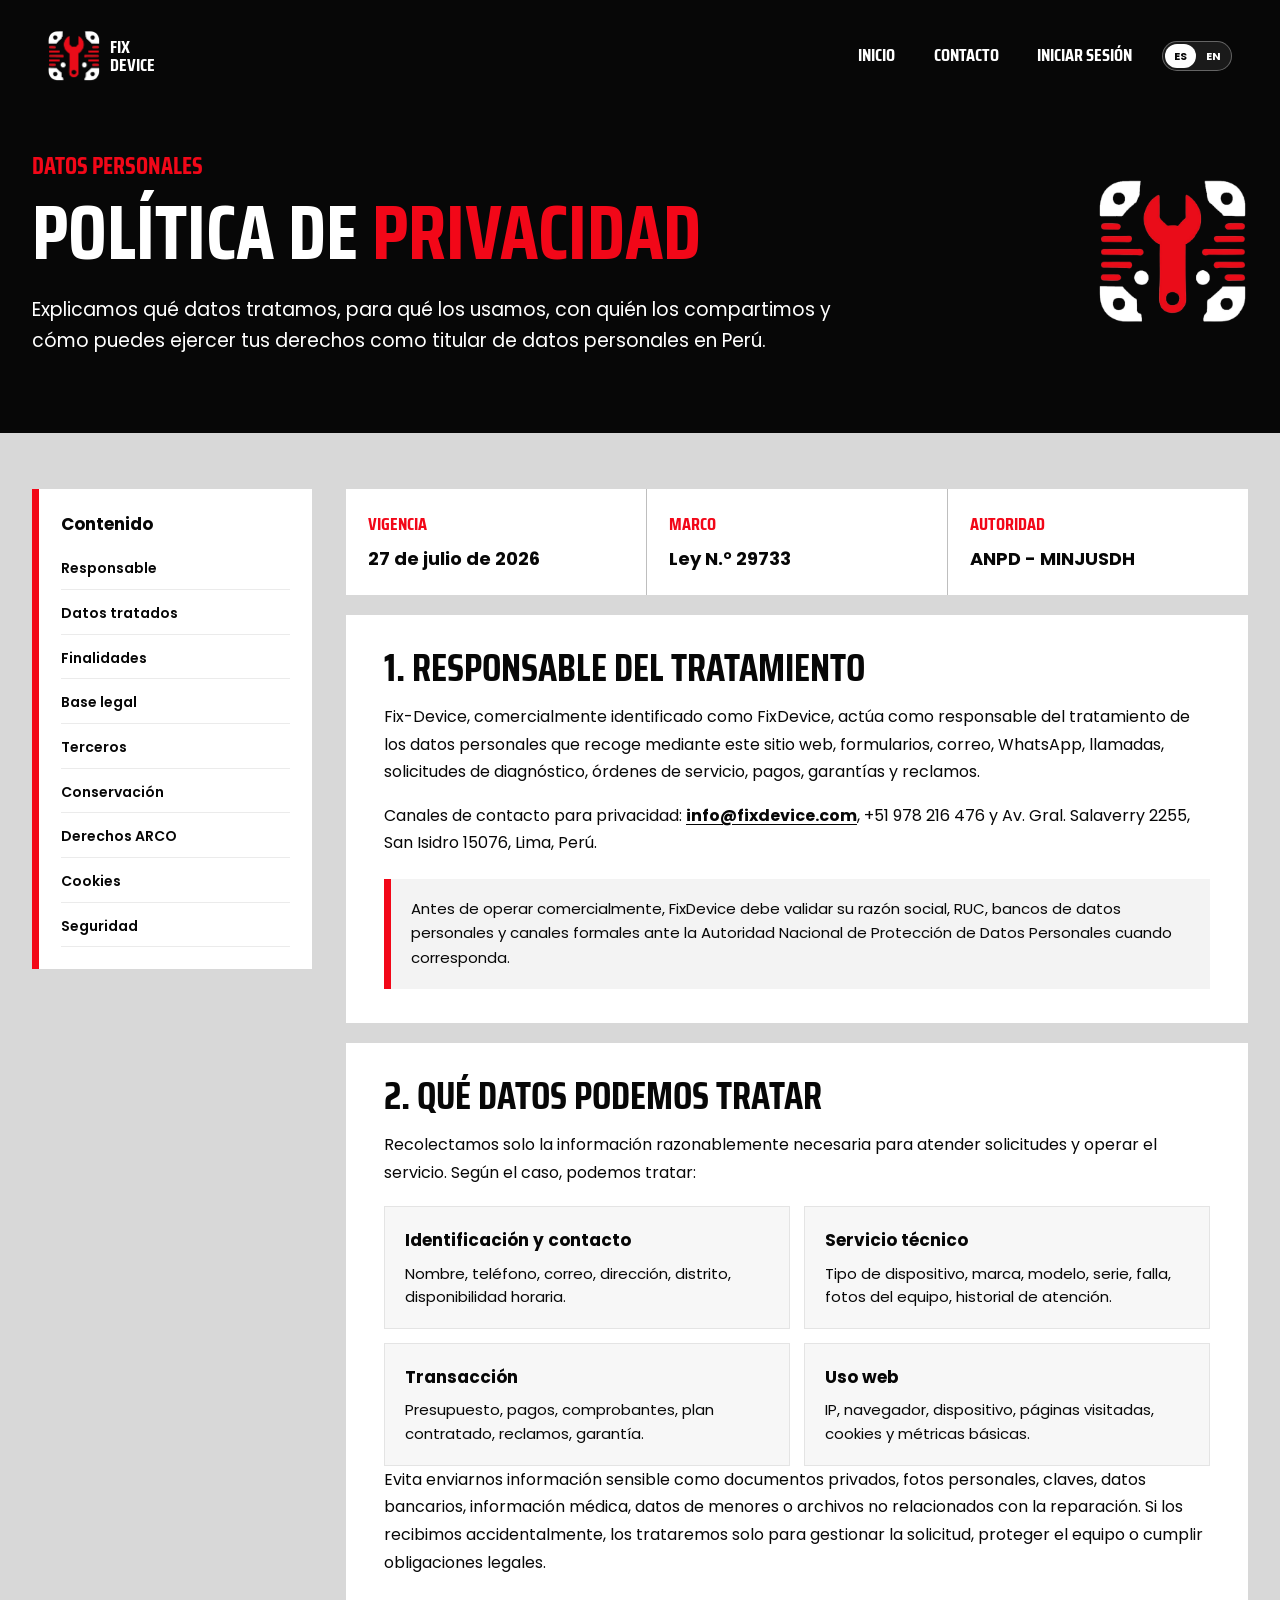
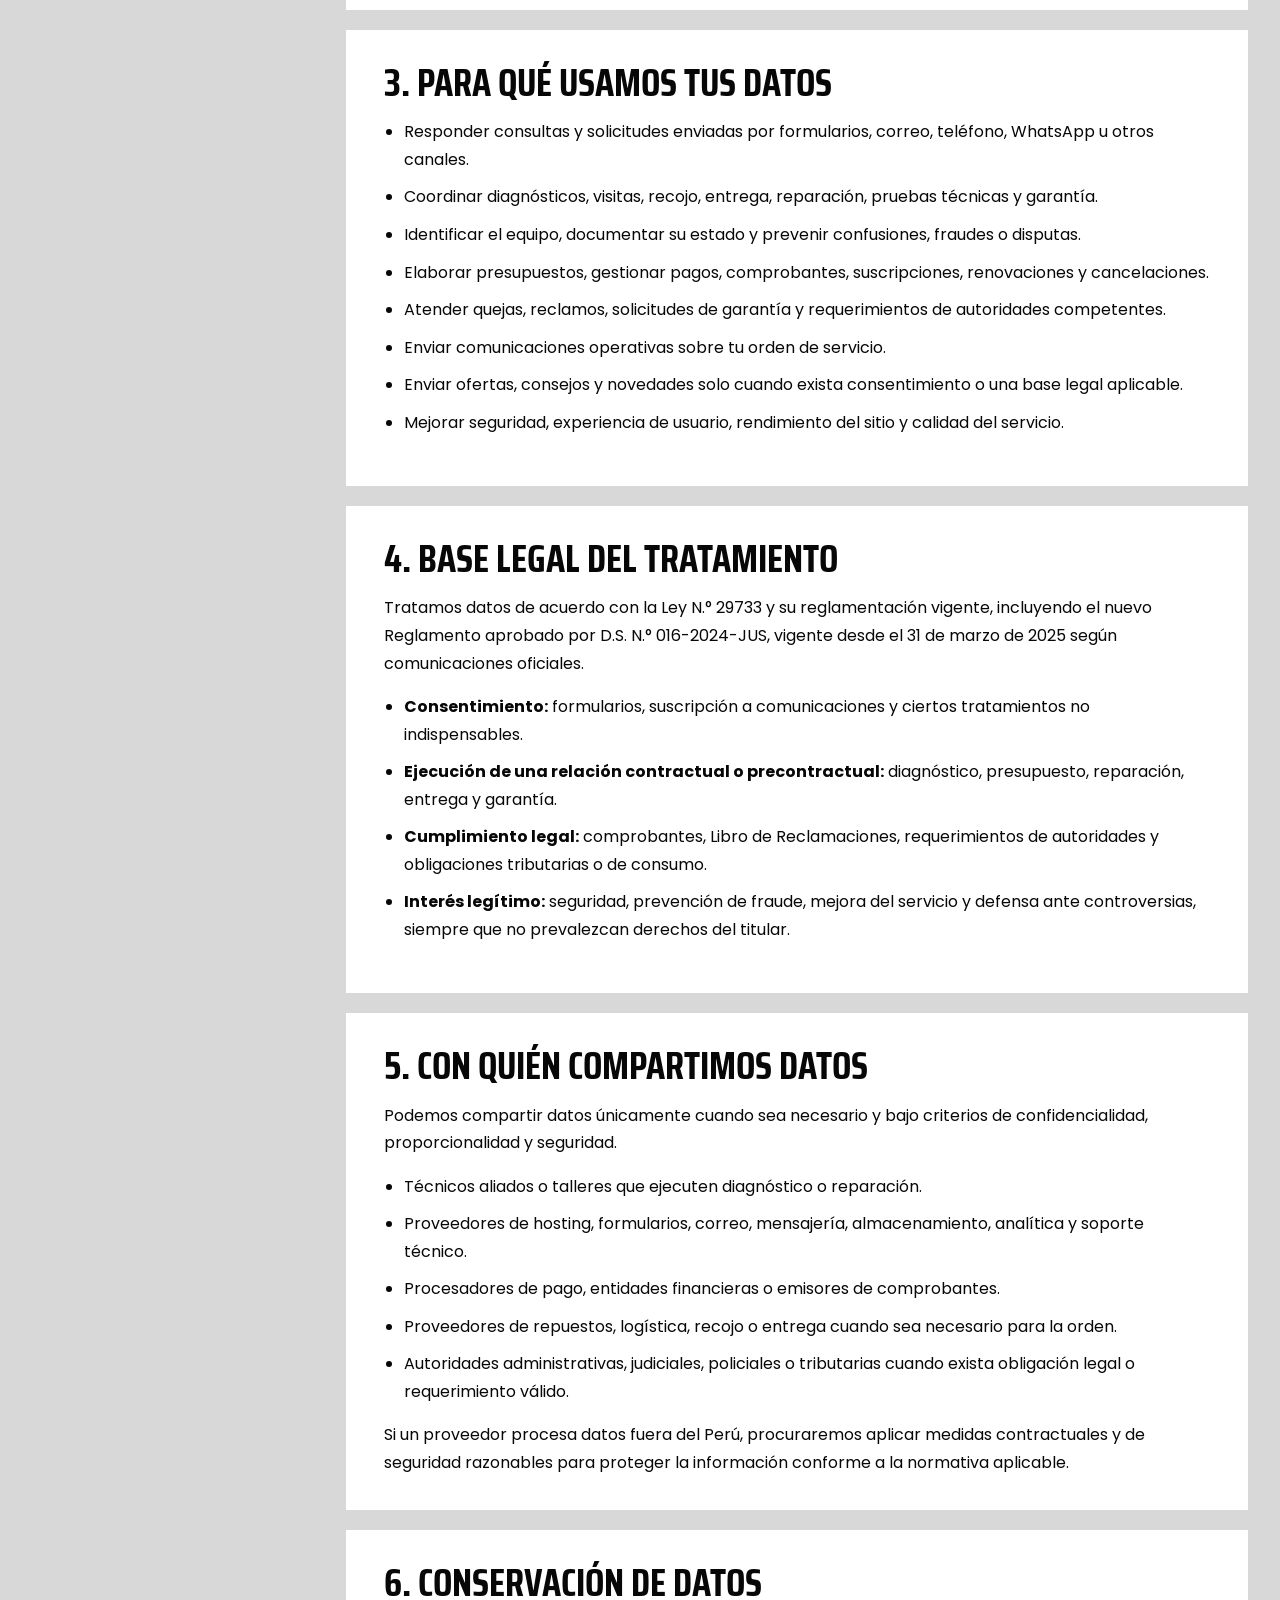
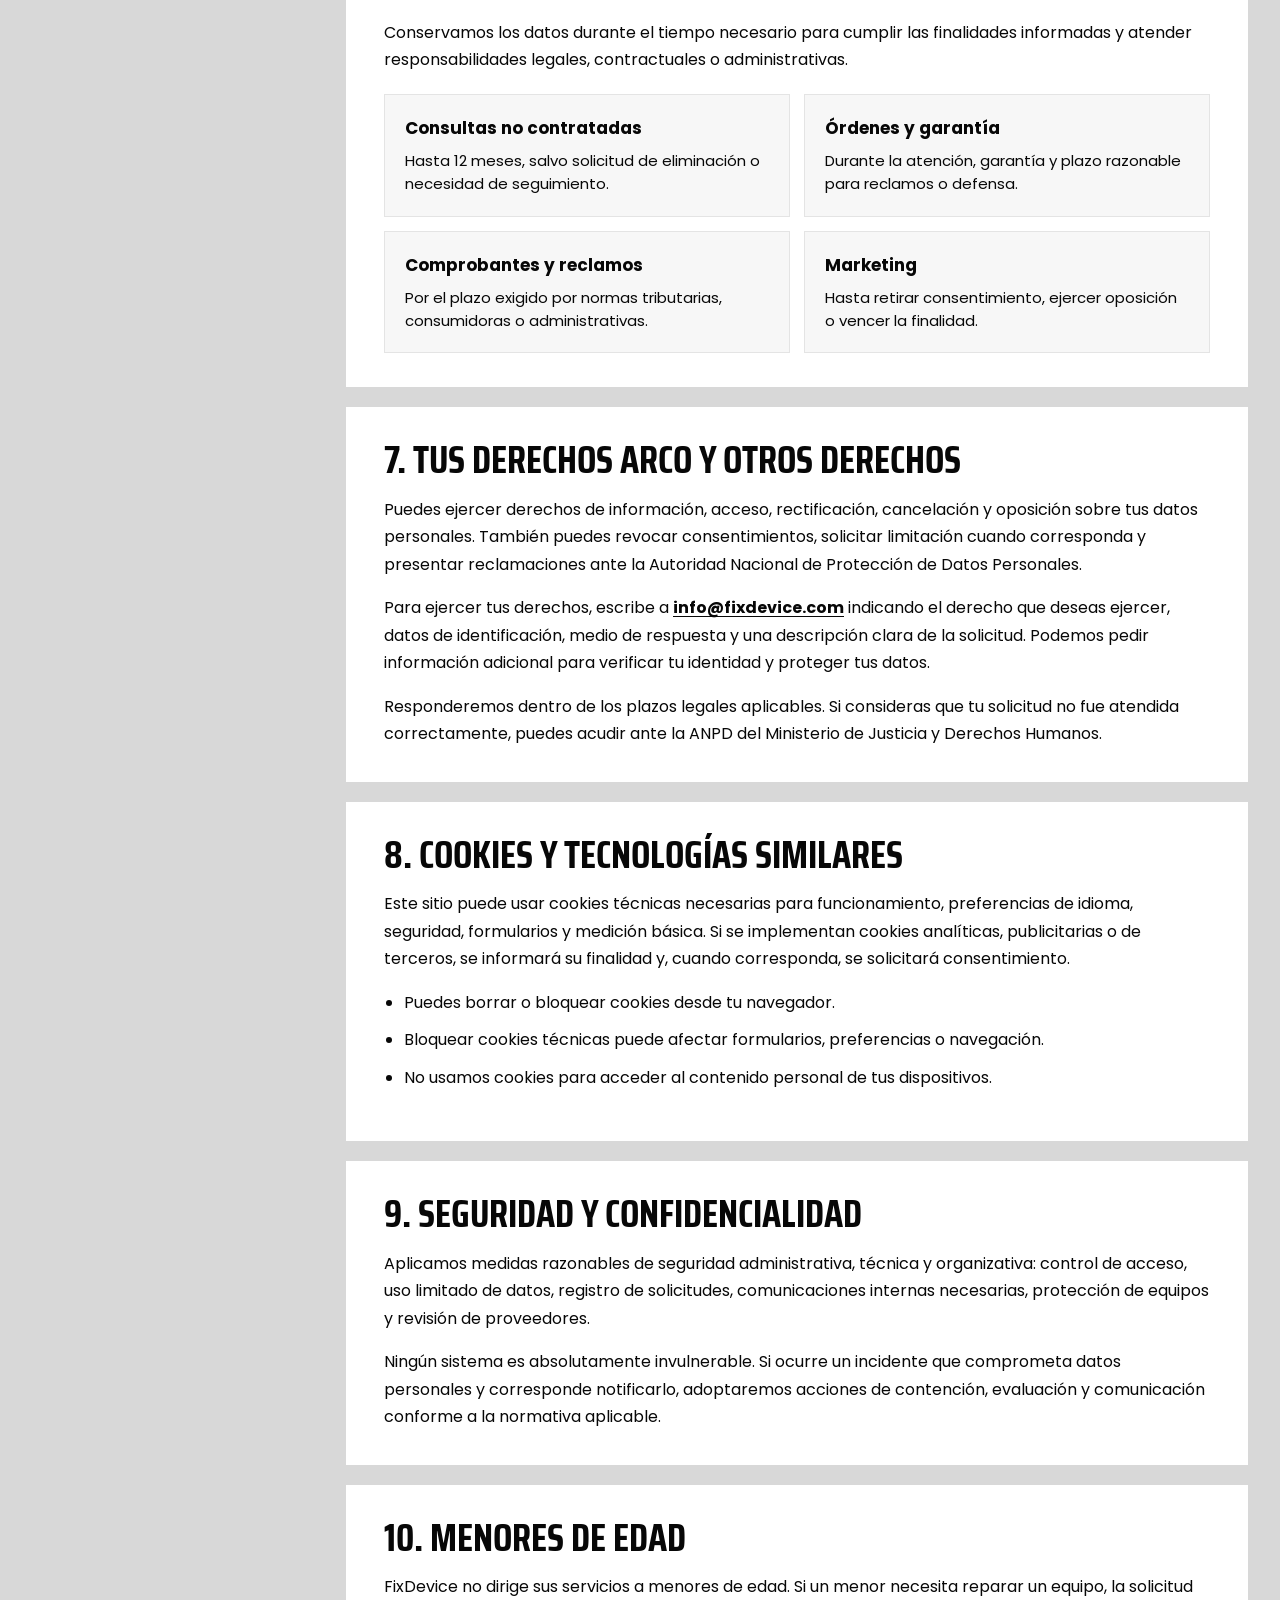
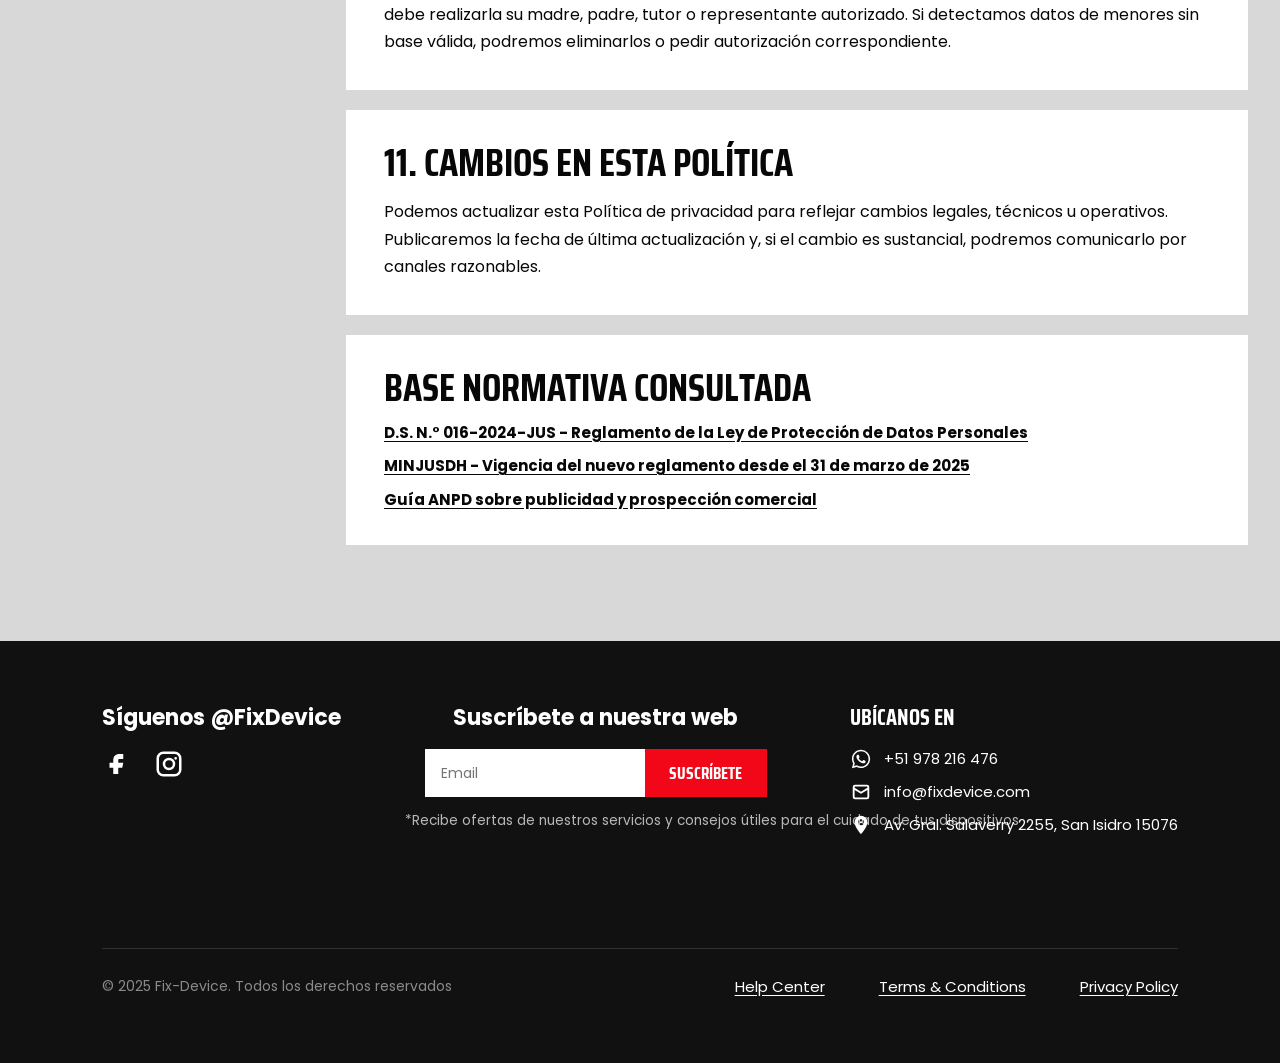
<file: privacy-policy.html>
<!DOCTYPE html>
<html lang="es">
<head>
  <meta charset="UTF-8">
  <meta name="viewport" content="width=device-width, initial-scale=1.0">
  <meta name="description" content="Política de privacidad de FixDevice: datos personales, finalidades, derechos ARCO, cookies, seguridad y tratamiento de información técnica.">
  <link rel="icon" href="favicon.ico">
  <link rel="preconnect" href="https://fonts.googleapis.com">
  <link rel="preconnect" href="https://fonts.gstatic.com" crossorigin>
  <link href="https://fonts.googleapis.com/css2?family=Saira+Condensed:wght@100;200;300;400;500;600;700;800;900&display=swap" rel="stylesheet">
  <link href="https://fonts.googleapis.com/css2?family=Poppins:ital,wght@0,100;0,200;0,300;0,400;0,500;0,600;0,700;0,800;0,900;1,100;1,200;1,300;1,400;1,500;1,600;1,700;1,800;1,900&display=swap" rel="stylesheet">
  <link rel="stylesheet" href="assets/styles/styles.css">
  <title>Política de privacidad | FixDevice</title>
</head>
<body>
  <header class="site-header" aria-label="Navegación principal">
    <a class="brand" href="index.html#inicio" aria-label="FixDevice inicio">
      <img src="assets/images/logo2.png" alt="" class="brand__mark">
      <span class="brand__text">Fix<br>Device</span>
    </a>
    <button class="menu-toggle" type="button" aria-label="Abrir menú" aria-expanded="false" aria-controls="primaryNav"><span></span><span></span><span></span></button>
    <div class="header-actions" id="primaryNav">
      <nav class="main-nav" aria-label="Secciones">
        <a href="index.html#inicio">Inicio</a>
        <a href="index.html#contacto">Contacto</a>
        <a href="index.html#planes">Iniciar Sesión</a>
      </nav>
      <div class="language-switcher" aria-label="Idioma">
        <button class="lang-button is-active" type="button" data-lang="es" aria-pressed="true">ES</button>
        <button class="lang-button" type="button" data-lang="en" aria-pressed="false">EN</button>
      </div>
    </div>
  </header>
  <div class="nav-backdrop" aria-hidden="true"></div>

  <main class="legal-main">
    <section class="legal-hero">
      <div class="legal-hero__inner container">
        <div>
          <p class="legal-eyebrow">Datos personales</p>
          <h1>Política de <span>privacidad</span></h1>
          <p>Explicamos qué datos tratamos, para qué los usamos, con quién los compartimos y cómo puedes ejercer tus derechos como titular de datos personales en Perú.</p>
        </div>
        <img src="assets/images/logo2.png" alt="Logo FixDevice">
      </div>
    </section>

    <section class="legal-shell container">
      <aside class="legal-nav" aria-label="Contenido de privacidad">
        <strong>Contenido</strong>
        <a href="#responsable">Responsable</a>
        <a href="#datos">Datos tratados</a>
        <a href="#finalidades">Finalidades</a>
        <a href="#base-legal">Base legal</a>
        <a href="#terceros">Terceros</a>
        <a href="#conservacion">Conservación</a>
        <a href="#derechos">Derechos ARCO</a>
        <a href="#cookies">Cookies</a>
        <a href="#seguridad-privacidad">Seguridad</a>
      </aside>

      <div class="legal-content">
        <section class="legal-section legal-overview">
          <div><span>Vigencia</span><strong>27 de julio de 2026</strong></div>
          <div><span>Marco</span><strong>Ley N.° 29733</strong></div>
          <div><span>Autoridad</span><strong>ANPD - MINJUSDH</strong></div>
        </section>

        <section class="legal-section" id="responsable">
          <h2>1. Responsable del tratamiento</h2>
          <p>Fix-Device, comercialmente identificado como FixDevice, actúa como responsable del tratamiento de los datos personales que recoge mediante este sitio web, formularios, correo, WhatsApp, llamadas, solicitudes de diagnóstico, órdenes de servicio, pagos, garantías y reclamos.</p>
          <p>Canales de contacto para privacidad: <a href="mailto:info@fixdevice.com">info@fixdevice.com</a>, +51 978 216 476 y Av. Gral. Salaverry 2255, San Isidro 15076, Lima, Perú.</p>
          <div class="legal-callout">Antes de operar comercialmente, FixDevice debe validar su razón social, RUC, bancos de datos personales y canales formales ante la Autoridad Nacional de Protección de Datos Personales cuando corresponda.</div>
        </section>

        <section class="legal-section" id="datos">
          <h2>2. Qué datos podemos tratar</h2>
          <p>Recolectamos solo la información razonablemente necesaria para atender solicitudes y operar el servicio. Según el caso, podemos tratar:</p>
          <div class="policy-table">
            <div><strong>Identificación y contacto</strong><span>Nombre, teléfono, correo, dirección, distrito, disponibilidad horaria.</span></div>
            <div><strong>Servicio técnico</strong><span>Tipo de dispositivo, marca, modelo, serie, falla, fotos del equipo, historial de atención.</span></div>
            <div><strong>Transacción</strong><span>Presupuesto, pagos, comprobantes, plan contratado, reclamos, garantía.</span></div>
            <div><strong>Uso web</strong><span>IP, navegador, dispositivo, páginas visitadas, cookies y métricas básicas.</span></div>
          </div>
          <p>Evita enviarnos información sensible como documentos privados, fotos personales, claves, datos bancarios, información médica, datos de menores o archivos no relacionados con la reparación. Si los recibimos accidentalmente, los trataremos solo para gestionar la solicitud, proteger el equipo o cumplir obligaciones legales.</p>
        </section>

        <section class="legal-section" id="finalidades">
          <h2>3. Para qué usamos tus datos</h2>
          <ul>
            <li>Responder consultas y solicitudes enviadas por formularios, correo, teléfono, WhatsApp u otros canales.</li>
            <li>Coordinar diagnósticos, visitas, recojo, entrega, reparación, pruebas técnicas y garantía.</li>
            <li>Identificar el equipo, documentar su estado y prevenir confusiones, fraudes o disputas.</li>
            <li>Elaborar presupuestos, gestionar pagos, comprobantes, suscripciones, renovaciones y cancelaciones.</li>
            <li>Atender quejas, reclamos, solicitudes de garantía y requerimientos de autoridades competentes.</li>
            <li>Enviar comunicaciones operativas sobre tu orden de servicio.</li>
            <li>Enviar ofertas, consejos y novedades solo cuando exista consentimiento o una base legal aplicable.</li>
            <li>Mejorar seguridad, experiencia de usuario, rendimiento del sitio y calidad del servicio.</li>
          </ul>
        </section>

        <section class="legal-section" id="base-legal">
          <h2>4. Base legal del tratamiento</h2>
          <p>Tratamos datos de acuerdo con la Ley N.° 29733 y su reglamentación vigente, incluyendo el nuevo Reglamento aprobado por D.S. N.° 016-2024-JUS, vigente desde el 31 de marzo de 2025 según comunicaciones oficiales.</p>
          <ul>
            <li><strong>Consentimiento:</strong> formularios, suscripción a comunicaciones y ciertos tratamientos no indispensables.</li>
            <li><strong>Ejecución de una relación contractual o precontractual:</strong> diagnóstico, presupuesto, reparación, entrega y garantía.</li>
            <li><strong>Cumplimiento legal:</strong> comprobantes, Libro de Reclamaciones, requerimientos de autoridades y obligaciones tributarias o de consumo.</li>
            <li><strong>Interés legítimo:</strong> seguridad, prevención de fraude, mejora del servicio y defensa ante controversias, siempre que no prevalezcan derechos del titular.</li>
          </ul>
        </section>

        <section class="legal-section" id="terceros">
          <h2>5. Con quién compartimos datos</h2>
          <p>Podemos compartir datos únicamente cuando sea necesario y bajo criterios de confidencialidad, proporcionalidad y seguridad.</p>
          <ul>
            <li>Técnicos aliados o talleres que ejecuten diagnóstico o reparación.</li>
            <li>Proveedores de hosting, formularios, correo, mensajería, almacenamiento, analítica y soporte técnico.</li>
            <li>Procesadores de pago, entidades financieras o emisores de comprobantes.</li>
            <li>Proveedores de repuestos, logística, recojo o entrega cuando sea necesario para la orden.</li>
            <li>Autoridades administrativas, judiciales, policiales o tributarias cuando exista obligación legal o requerimiento válido.</li>
          </ul>
          <p>Si un proveedor procesa datos fuera del Perú, procuraremos aplicar medidas contractuales y de seguridad razonables para proteger la información conforme a la normativa aplicable.</p>
        </section>

        <section class="legal-section" id="conservacion">
          <h2>6. Conservación de datos</h2>
          <p>Conservamos los datos durante el tiempo necesario para cumplir las finalidades informadas y atender responsabilidades legales, contractuales o administrativas.</p>
          <div class="policy-table">
            <div><strong>Consultas no contratadas</strong><span>Hasta 12 meses, salvo solicitud de eliminación o necesidad de seguimiento.</span></div>
            <div><strong>Órdenes y garantía</strong><span>Durante la atención, garantía y plazo razonable para reclamos o defensa.</span></div>
            <div><strong>Comprobantes y reclamos</strong><span>Por el plazo exigido por normas tributarias, consumidoras o administrativas.</span></div>
            <div><strong>Marketing</strong><span>Hasta retirar consentimiento, ejercer oposición o vencer la finalidad.</span></div>
          </div>
        </section>

        <section class="legal-section" id="derechos">
          <h2>7. Tus derechos ARCO y otros derechos</h2>
          <p>Puedes ejercer derechos de información, acceso, rectificación, cancelación y oposición sobre tus datos personales. También puedes revocar consentimientos, solicitar limitación cuando corresponda y presentar reclamaciones ante la Autoridad Nacional de Protección de Datos Personales.</p>
          <p>Para ejercer tus derechos, escribe a <a href="mailto:info@fixdevice.com">info@fixdevice.com</a> indicando el derecho que deseas ejercer, datos de identificación, medio de respuesta y una descripción clara de la solicitud. Podemos pedir información adicional para verificar tu identidad y proteger tus datos.</p>
          <p>Responderemos dentro de los plazos legales aplicables. Si consideras que tu solicitud no fue atendida correctamente, puedes acudir ante la ANPD del Ministerio de Justicia y Derechos Humanos.</p>
        </section>

        <section class="legal-section" id="cookies">
          <h2>8. Cookies y tecnologías similares</h2>
          <p>Este sitio puede usar cookies técnicas necesarias para funcionamiento, preferencias de idioma, seguridad, formularios y medición básica. Si se implementan cookies analíticas, publicitarias o de terceros, se informará su finalidad y, cuando corresponda, se solicitará consentimiento.</p>
          <ul>
            <li>Puedes borrar o bloquear cookies desde tu navegador.</li>
            <li>Bloquear cookies técnicas puede afectar formularios, preferencias o navegación.</li>
            <li>No usamos cookies para acceder al contenido personal de tus dispositivos.</li>
          </ul>
        </section>

        <section class="legal-section" id="seguridad-privacidad">
          <h2>9. Seguridad y confidencialidad</h2>
          <p>Aplicamos medidas razonables de seguridad administrativa, técnica y organizativa: control de acceso, uso limitado de datos, registro de solicitudes, comunicaciones internas necesarias, protección de equipos y revisión de proveedores.</p>
          <p>Ningún sistema es absolutamente invulnerable. Si ocurre un incidente que comprometa datos personales y corresponde notificarlo, adoptaremos acciones de contención, evaluación y comunicación conforme a la normativa aplicable.</p>
        </section>

        <section class="legal-section">
          <h2>10. Menores de edad</h2>
          <p>FixDevice no dirige sus servicios a menores de edad. Si un menor necesita reparar un equipo, la solicitud debe realizarla su madre, padre, tutor o representante autorizado. Si detectamos datos de menores sin base válida, podremos eliminarlos o pedir autorización correspondiente.</p>
        </section>

        <section class="legal-section">
          <h2>11. Cambios en esta política</h2>
          <p>Podemos actualizar esta Política de privacidad para reflejar cambios legales, técnicos u operativos. Publicaremos la fecha de última actualización y, si el cambio es sustancial, podremos comunicarlo por canales razonables.</p>
        </section>

        <section class="legal-section legal-sources">
          <h2>Base normativa consultada</h2>
          <a href="https://www.gob.pe/institucion/anpd/normas-legales/6554453-16-2024-jus" target="_blank" rel="noopener">D.S. N.° 016-2024-JUS - Reglamento de la Ley de Protección de Datos Personales</a>
          <a href="https://www.gob.pe/institucion/minjus/noticias/1124949-nuevo-reglamento-de-la-ley-de-proteccion-de-datos-personales-entra-en-vigencia-este-31-de-marzo" target="_blank" rel="noopener">MINJUSDH - Vigencia del nuevo reglamento desde el 31 de marzo de 2025</a>
          <a href="https://www.gob.pe/institucion/minjus/informes-publicaciones/6331756-guia-para-el-tratamiento-de-datos-personales-con-fines-de-publicidad-y-prospeccion-comercial" target="_blank" rel="noopener">Guía ANPD sobre publicidad y prospección comercial</a>
        </section>
      </div>
    </section>
  </main>

  <footer class="site-footer">
    <div class="footer__top container">
      <section class="footer__social" aria-label="Redes sociales"><h2>Síguenos @FixDevice</h2><div class="social-links"><a href="#" aria-label="Facebook"><svg viewBox="0 0 24 24" aria-hidden="true"><path d="M14 8h3V4h-3c-3.3 0-5 2-5 5v2H6v4h3v5h4v-5h3.2l.8-4h-4V9c0-.7.4-1 1-1Z"/></svg></a><a href="#" aria-label="Instagram"><svg viewBox="0 0 24 24" aria-hidden="true"><path d="M7.5 2h9A5.5 5.5 0 0 1 22 7.5v9a5.5 5.5 0 0 1-5.5 5.5h-9A5.5 5.5 0 0 1 2 16.5v-9A5.5 5.5 0 0 1 7.5 2Zm0 2A3.5 3.5 0 0 0 4 7.5v9A3.5 3.5 0 0 0 7.5 20h9a3.5 3.5 0 0 0 3.5-3.5v-9A3.5 3.5 0 0 0 16.5 4h-9ZM12 7a5 5 0 1 1 0 10 5 5 0 0 1 0-10Zm0 2a3 3 0 1 0 0 6 3 3 0 0 0 0-6Zm5.3-2.7a1.1 1.1 0 1 1 0 2.2 1.1 1.1 0 0 1 0-2.2Z"/></svg></a></div></section>
      <section class="footer__subscribe"><h2>Suscríbete a nuestra web</h2><form id="subscribeForm" class="subscribe-form"><label><span>Email</span><input type="email" placeholder="Email" required></label><button type="submit">Suscríbete</button></form><p>*Recibe ofertas de nuestros servicios y consejos útiles para el cuidado de tus dispositivos</p></section>
      <section class="footer__contact"><h2>Ubícanos en</h2><ul><li><svg viewBox="0 0 24 24" aria-hidden="true"><path d="M19.05 4.91A9.82 9.82 0 0 0 12.04 2c-5.46 0-9.91 4.45-9.91 9.91 0 1.75.46 3.45 1.32 4.95L2.05 22l5.25-1.38c1.45.79 3.08 1.21 4.74 1.21 5.46 0 9.91-4.45 9.91-9.91 0-2.65-1.03-5.14-2.9-7.01ZM12.04 20.15c-1.48 0-2.93-.4-4.2-1.15l-.3-.18-3.12.82.83-3.04-.2-.31a8.26 8.26 0 0 1-1.26-4.38c0-4.54 3.7-8.24 8.24-8.24 2.2 0 4.27.86 5.82 2.42a8.18 8.18 0 0 1 2.41 5.83c.02 4.54-3.68 8.23-8.22 8.23Zm4.52-6.16c-.25-.12-1.47-.72-1.69-.81-.23-.08-.39-.12-.56.12-.17.25-.64.81-.78.97-.14.17-.29.19-.54.06-.25-.12-1.05-.39-1.99-1.23-.74-.66-1.23-1.47-1.38-1.72-.14-.25-.02-.38.11-.51.11-.11.25-.29.37-.43s.17-.25.25-.41c.08-.17.04-.31-.02-.43s-.56-1.34-.76-1.84c-.2-.48-.41-.42-.56-.43h-.48c-.17 0-.43.06-.66.31-.22.25-.86.85-.86 2.07s.89 2.4 1.01 2.56c.12.17 1.75 2.67 4.23 3.74.59.26 1.05.41 1.41.52.59.19 1.13.16 1.56.1.48-.07 1.47-.6 1.67-1.18.21-.58.21-1.07.14-1.18s-.22-.16-.47-.28Z"/></svg>+51 978 216 476</li><li><svg viewBox="0 0 24 24" aria-hidden="true"><path d="M3 6.5A2.5 2.5 0 0 1 5.5 4h13A2.5 2.5 0 0 1 21 6.5v11a2.5 2.5 0 0 1-2.5 2.5h-13A2.5 2.5 0 0 1 3 17.5v-11Zm2.5-.5a.5.5 0 0 0-.5.5v.8l7 4.4 7-4.4v-.8a.5.5 0 0 0-.5-.5h-13Zm13 12a.5.5 0 0 0 .5-.5V9.7l-7 4.3-7-4.3v7.8a.5.5 0 0 0 .5.5h13Z"/></svg>info@fixdevice.com</li><li><svg viewBox="0 0 24 24" aria-hidden="true"><path d="M12 2a7 7 0 0 0-7 7c0 5.3 7 13 7 13s7-7.7 7-13a7 7 0 0 0-7-7Zm0 10.2A3.2 3.2 0 1 1 12 5.8a3.2 3.2 0 0 1 0 6.4Zm0-2A1.2 1.2 0 1 0 12 7.8a1.2 1.2 0 0 0 0 2.4Z"/></svg>Av. Gral. Salaverry 2255, San Isidro 15076</li></ul></section>
    </div>
    <div class="footer__bottom container"><p>© 2025 Fix-Device. Todos los derechos reservados</p><nav aria-label="Enlaces legales"><a href="help-center.html">Help Center</a><a href="terms-conditions.html">Terms &amp; Conditions</a><a href="privacy-policy.html">Privacy Policy</a></nav></div>
  </footer>
  <script src="assets/scripts/main.js"></script>
</body>
</html>
</file>
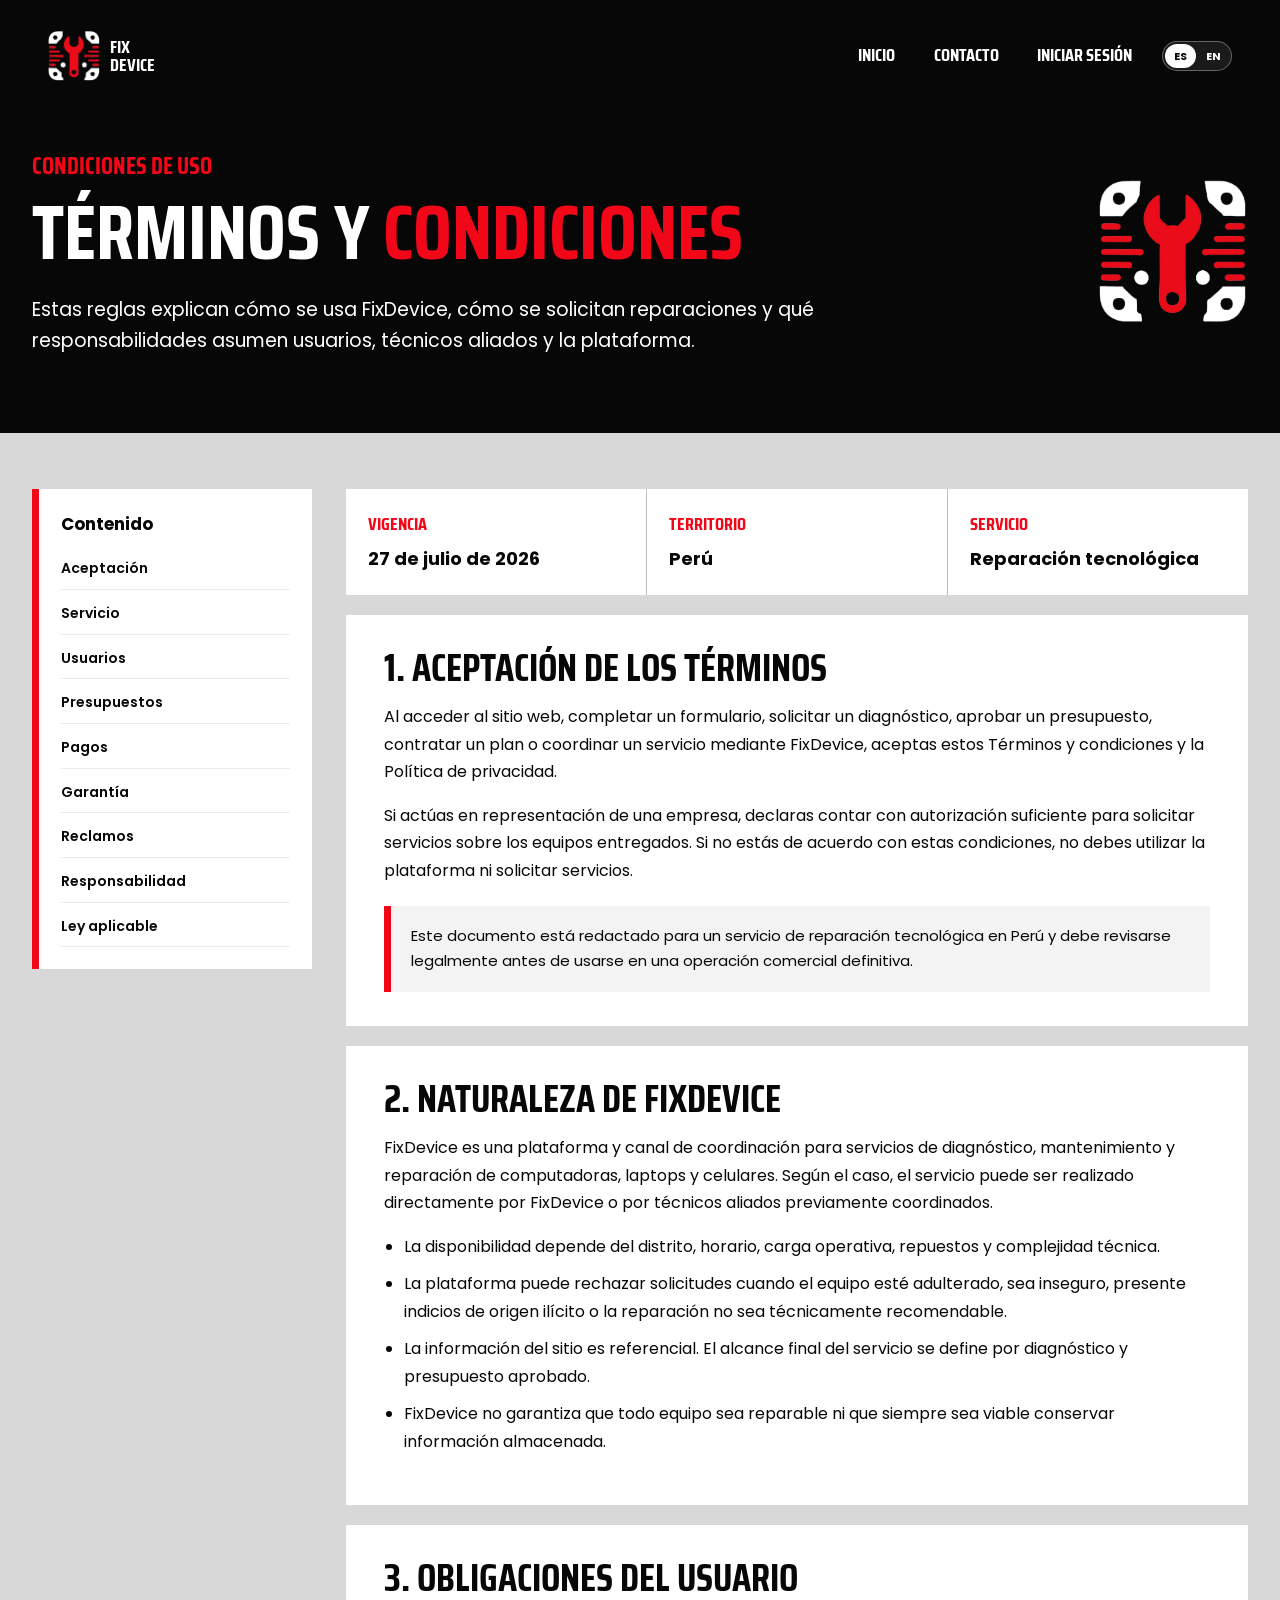
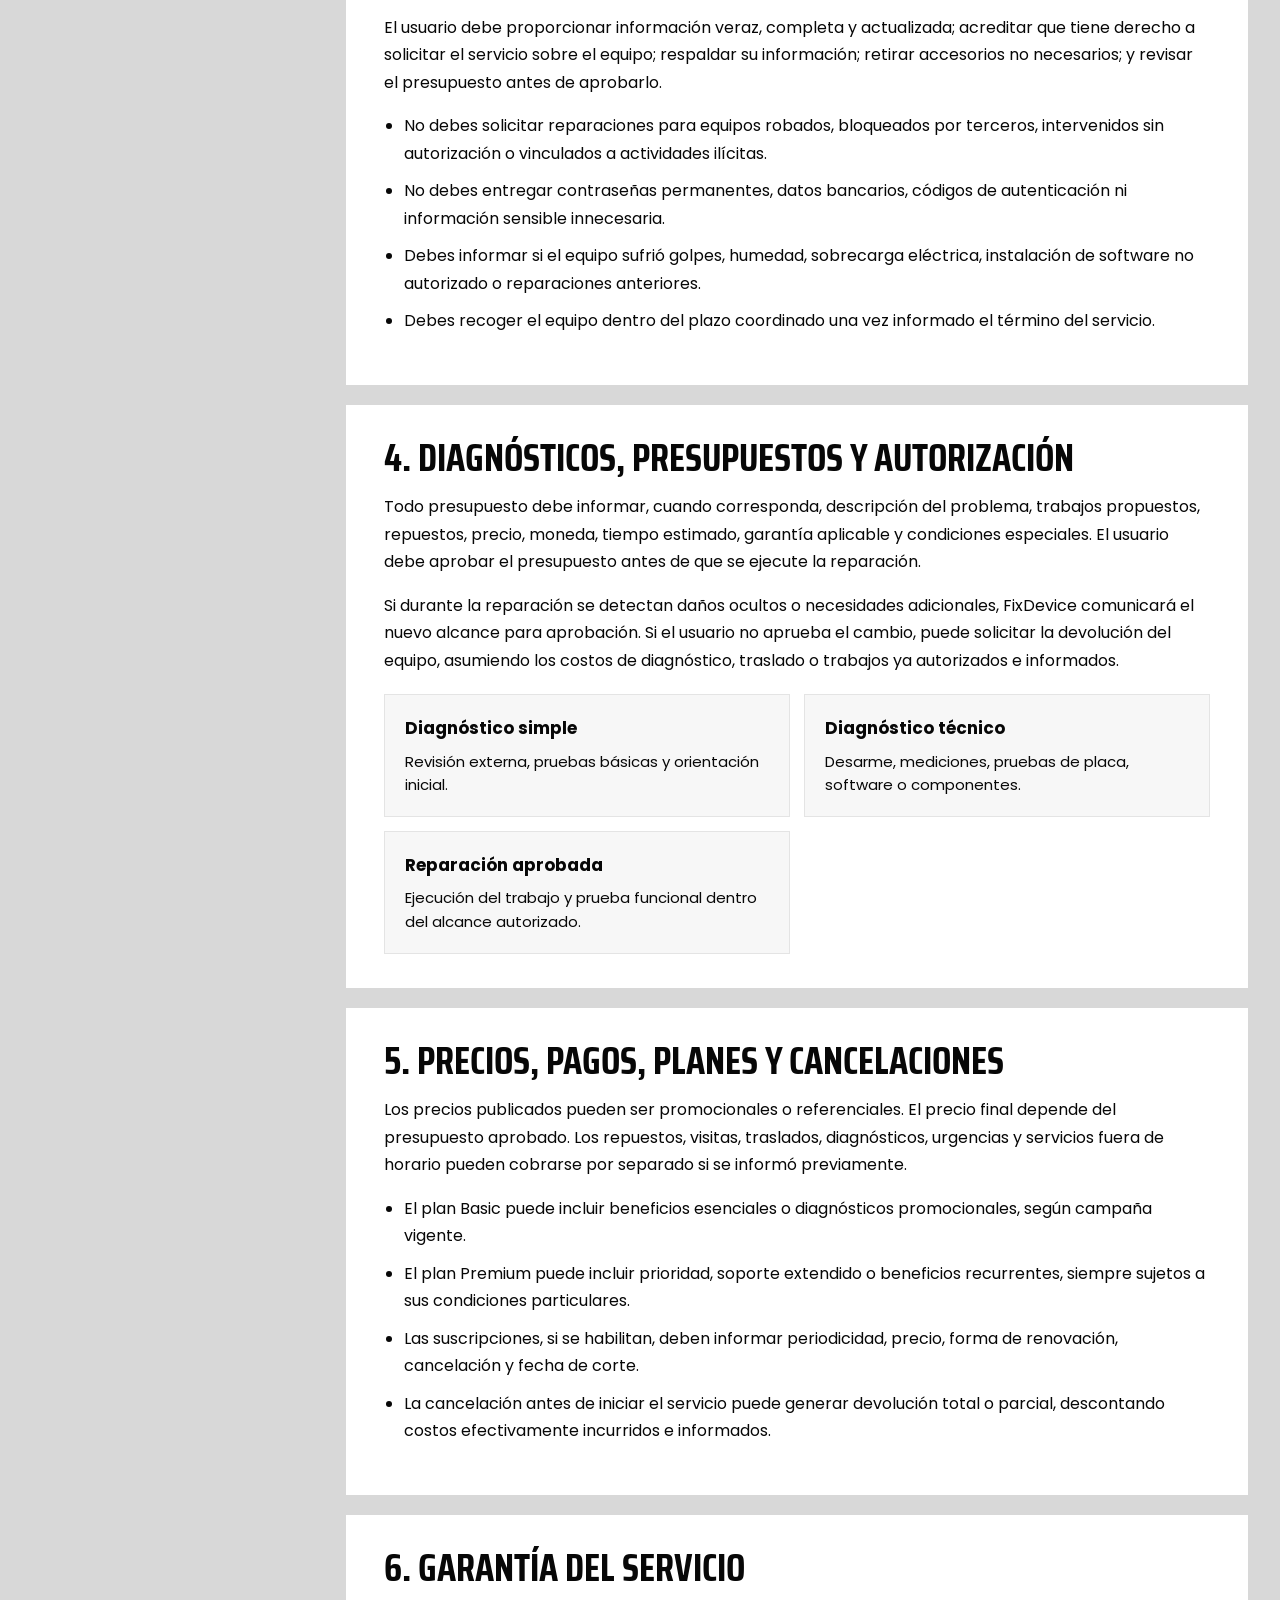
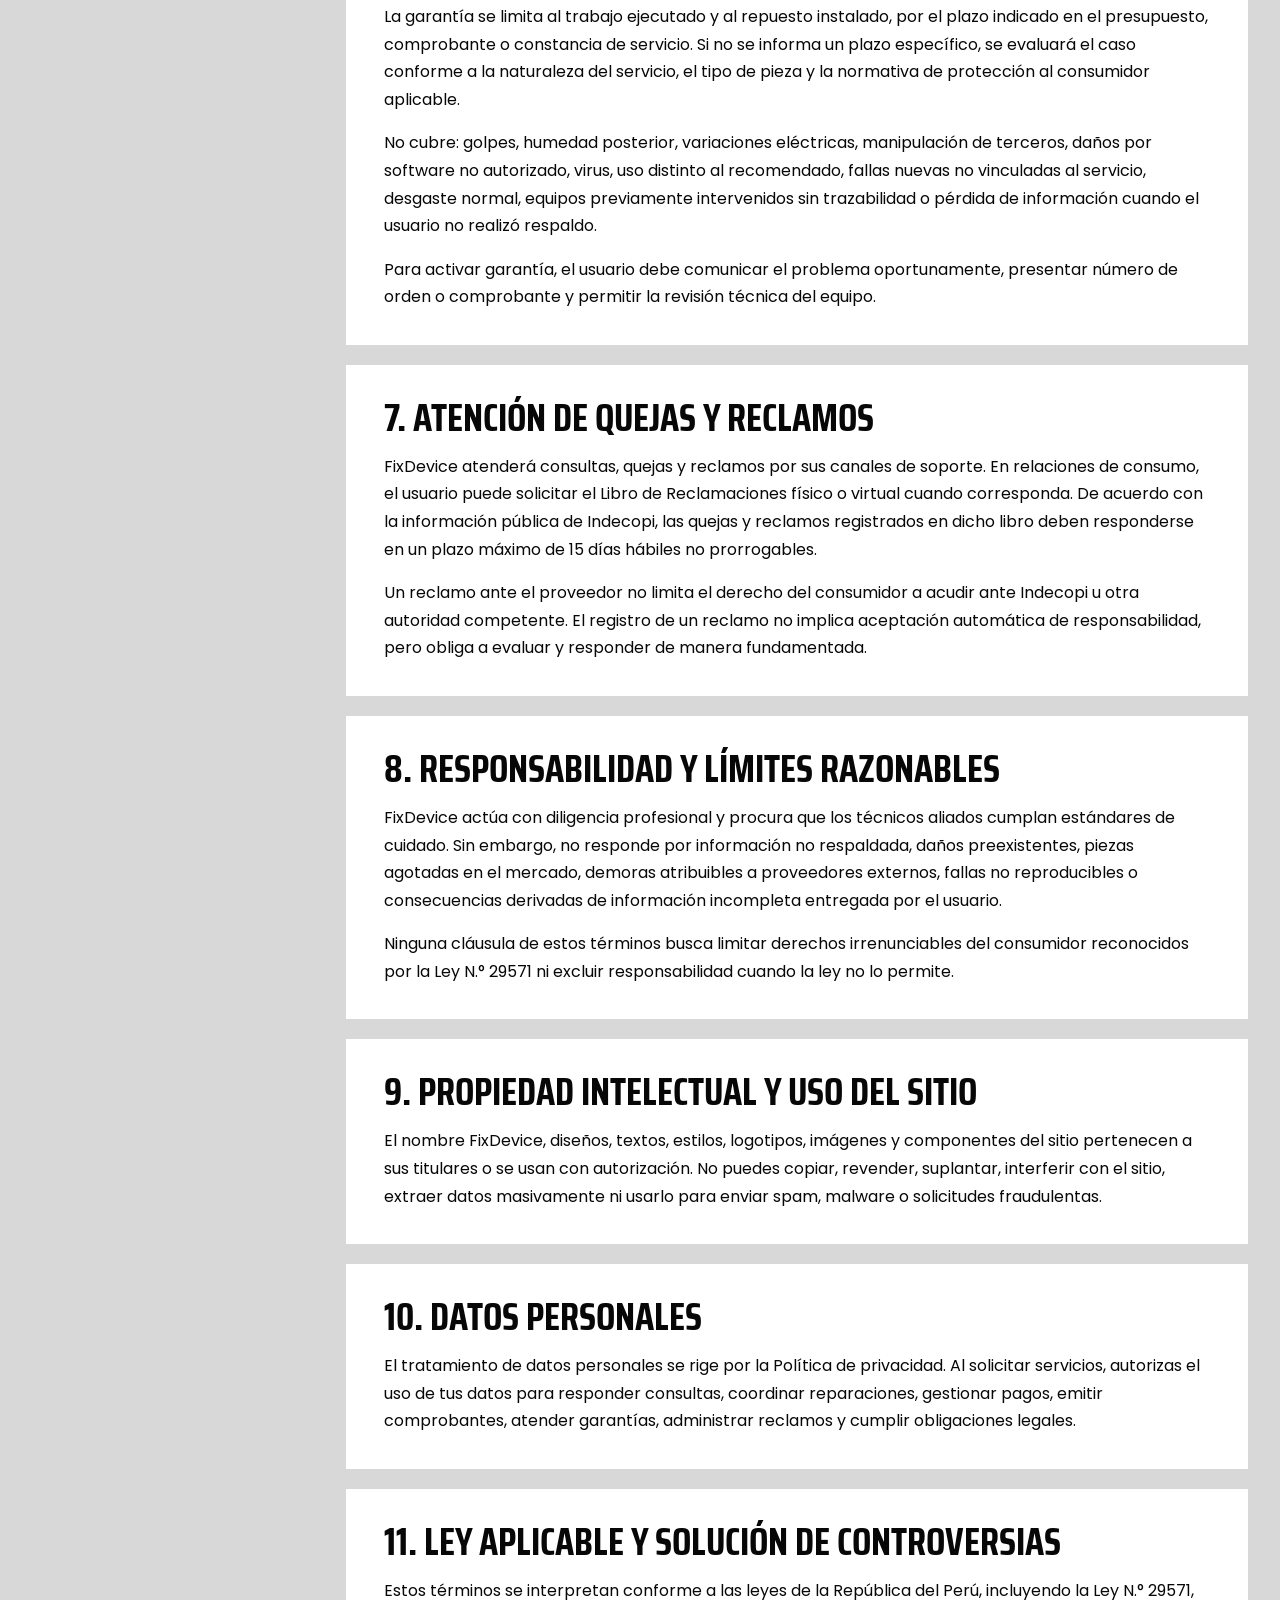
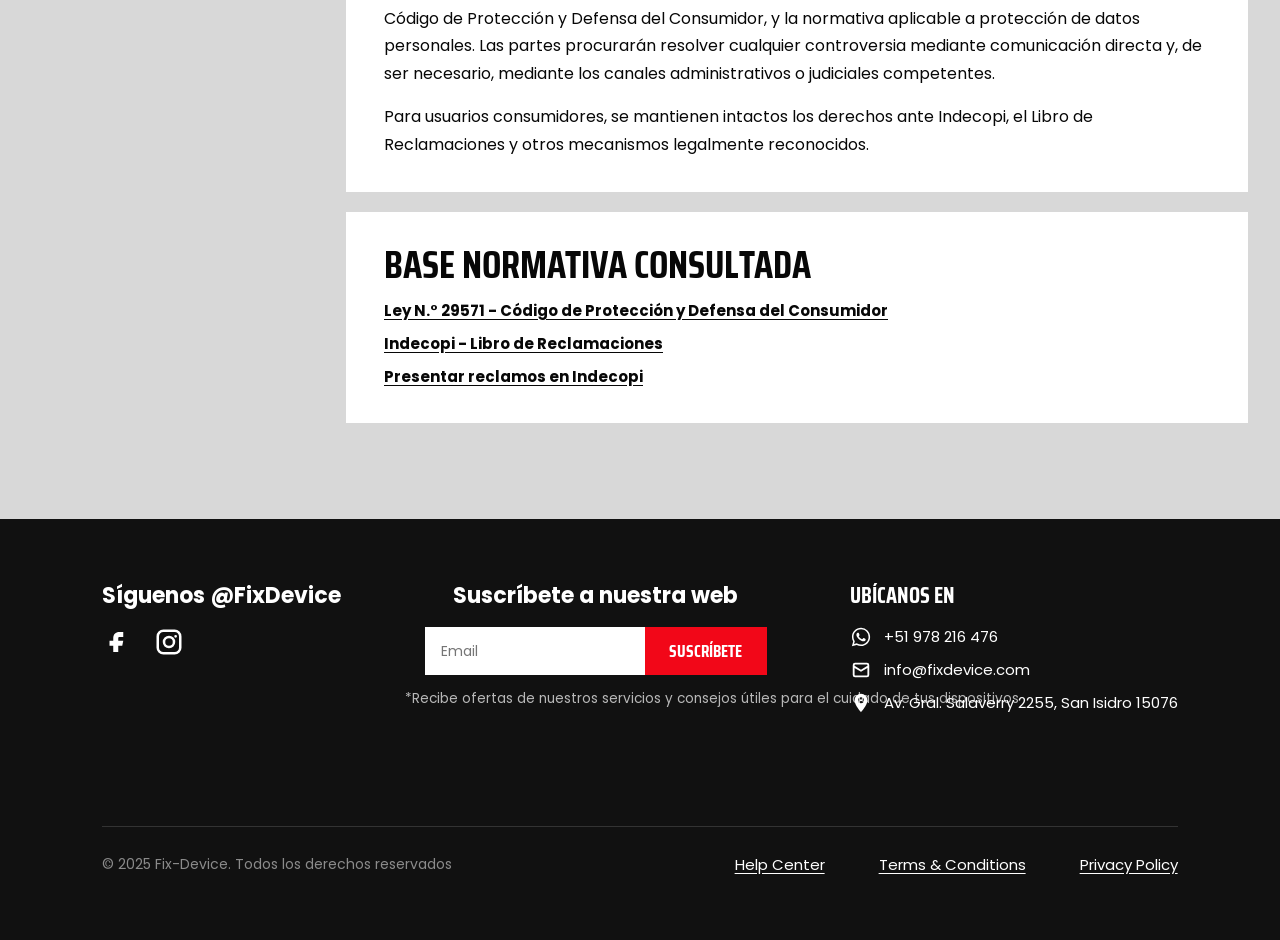
<file: terms-conditions.html>
<!DOCTYPE html>
<html lang="es">
<head>
  <meta charset="UTF-8">
  <meta name="viewport" content="width=device-width, initial-scale=1.0">
  <meta name="description" content="Términos y condiciones de FixDevice para solicitudes de reparación, diagnósticos, pagos, garantías, planes y uso de la plataforma.">
  <link rel="icon" href="favicon.ico">
  <link rel="preconnect" href="https://fonts.googleapis.com">
  <link rel="preconnect" href="https://fonts.gstatic.com" crossorigin>
  <link href="https://fonts.googleapis.com/css2?family=Saira+Condensed:wght@100;200;300;400;500;600;700;800;900&display=swap" rel="stylesheet">
  <link href="https://fonts.googleapis.com/css2?family=Poppins:ital,wght@0,100;0,200;0,300;0,400;0,500;0,600;0,700;0,800;0,900;1,100;1,200;1,300;1,400;1,500;1,600;1,700;1,800;1,900&display=swap" rel="stylesheet">
  <link rel="stylesheet" href="assets/styles/styles.css">
  <title>Términos y condiciones | FixDevice</title>
</head>
<body>
  <header class="site-header" aria-label="Navegación principal">
    <a class="brand" href="index.html#inicio" aria-label="FixDevice inicio">
      <img src="assets/images/logo2.png" alt="" class="brand__mark">
      <span class="brand__text">Fix<br>Device</span>
    </a>
    <button class="menu-toggle" type="button" aria-label="Abrir menú" aria-expanded="false" aria-controls="primaryNav"><span></span><span></span><span></span></button>
    <div class="header-actions" id="primaryNav">
      <nav class="main-nav" aria-label="Secciones">
        <a href="index.html#inicio">Inicio</a>
        <a href="index.html#contacto">Contacto</a>
        <a href="index.html#planes">Iniciar Sesión</a>
      </nav>
      <div class="language-switcher" aria-label="Idioma">
        <button class="lang-button is-active" type="button" data-lang="es" aria-pressed="true">ES</button>
        <button class="lang-button" type="button" data-lang="en" aria-pressed="false">EN</button>
      </div>
    </div>
  </header>
  <div class="nav-backdrop" aria-hidden="true"></div>

  <main class="legal-main">
    <section class="legal-hero">
      <div class="legal-hero__inner container">
        <div>
          <p class="legal-eyebrow">Condiciones de uso</p>
          <h1>Términos y <span>condiciones</span></h1>
          <p>Estas reglas explican cómo se usa FixDevice, cómo se solicitan reparaciones y qué responsabilidades asumen usuarios, técnicos aliados y la plataforma.</p>
        </div>
        <img src="assets/images/logo2.png" alt="Logo FixDevice">
      </div>
    </section>

    <section class="legal-shell container">
      <aside class="legal-nav" aria-label="Contenido de términos">
        <strong>Contenido</strong>
        <a href="#aceptacion">Aceptación</a>
        <a href="#servicio">Servicio</a>
        <a href="#usuarios">Usuarios</a>
        <a href="#presupuesto">Presupuestos</a>
        <a href="#pagos">Pagos</a>
        <a href="#garantia-terminos">Garantía</a>
        <a href="#reclamos-terminos">Reclamos</a>
        <a href="#responsabilidad">Responsabilidad</a>
        <a href="#legal">Ley aplicable</a>
      </aside>

      <div class="legal-content">
        <section class="legal-section legal-overview">
          <div><span>Vigencia</span><strong>27 de julio de 2026</strong></div>
          <div><span>Territorio</span><strong>Perú</strong></div>
          <div><span>Servicio</span><strong>Reparación tecnológica</strong></div>
        </section>

        <section class="legal-section" id="aceptacion">
          <h2>1. Aceptación de los términos</h2>
          <p>Al acceder al sitio web, completar un formulario, solicitar un diagnóstico, aprobar un presupuesto, contratar un plan o coordinar un servicio mediante FixDevice, aceptas estos Términos y condiciones y la Política de privacidad.</p>
          <p>Si actúas en representación de una empresa, declaras contar con autorización suficiente para solicitar servicios sobre los equipos entregados. Si no estás de acuerdo con estas condiciones, no debes utilizar la plataforma ni solicitar servicios.</p>
          <div class="legal-callout">Este documento está redactado para un servicio de reparación tecnológica en Perú y debe revisarse legalmente antes de usarse en una operación comercial definitiva.</div>
        </section>

        <section class="legal-section" id="servicio">
          <h2>2. Naturaleza de FixDevice</h2>
          <p>FixDevice es una plataforma y canal de coordinación para servicios de diagnóstico, mantenimiento y reparación de computadoras, laptops y celulares. Según el caso, el servicio puede ser realizado directamente por FixDevice o por técnicos aliados previamente coordinados.</p>
          <ul>
            <li>La disponibilidad depende del distrito, horario, carga operativa, repuestos y complejidad técnica.</li>
            <li>La plataforma puede rechazar solicitudes cuando el equipo esté adulterado, sea inseguro, presente indicios de origen ilícito o la reparación no sea técnicamente recomendable.</li>
            <li>La información del sitio es referencial. El alcance final del servicio se define por diagnóstico y presupuesto aprobado.</li>
            <li>FixDevice no garantiza que todo equipo sea reparable ni que siempre sea viable conservar información almacenada.</li>
          </ul>
        </section>

        <section class="legal-section" id="usuarios">
          <h2>3. Obligaciones del usuario</h2>
          <p>El usuario debe proporcionar información veraz, completa y actualizada; acreditar que tiene derecho a solicitar el servicio sobre el equipo; respaldar su información; retirar accesorios no necesarios; y revisar el presupuesto antes de aprobarlo.</p>
          <ul>
            <li>No debes solicitar reparaciones para equipos robados, bloqueados por terceros, intervenidos sin autorización o vinculados a actividades ilícitas.</li>
            <li>No debes entregar contraseñas permanentes, datos bancarios, códigos de autenticación ni información sensible innecesaria.</li>
            <li>Debes informar si el equipo sufrió golpes, humedad, sobrecarga eléctrica, instalación de software no autorizado o reparaciones anteriores.</li>
            <li>Debes recoger el equipo dentro del plazo coordinado una vez informado el término del servicio.</li>
          </ul>
        </section>

        <section class="legal-section" id="presupuesto">
          <h2>4. Diagnósticos, presupuestos y autorización</h2>
          <p>Todo presupuesto debe informar, cuando corresponda, descripción del problema, trabajos propuestos, repuestos, precio, moneda, tiempo estimado, garantía aplicable y condiciones especiales. El usuario debe aprobar el presupuesto antes de que se ejecute la reparación.</p>
          <p>Si durante la reparación se detectan daños ocultos o necesidades adicionales, FixDevice comunicará el nuevo alcance para aprobación. Si el usuario no aprueba el cambio, puede solicitar la devolución del equipo, asumiendo los costos de diagnóstico, traslado o trabajos ya autorizados e informados.</p>
          <div class="policy-table">
            <div><strong>Diagnóstico simple</strong><span>Revisión externa, pruebas básicas y orientación inicial.</span></div>
            <div><strong>Diagnóstico técnico</strong><span>Desarme, mediciones, pruebas de placa, software o componentes.</span></div>
            <div><strong>Reparación aprobada</strong><span>Ejecución del trabajo y prueba funcional dentro del alcance autorizado.</span></div>
          </div>
        </section>

        <section class="legal-section" id="pagos">
          <h2>5. Precios, pagos, planes y cancelaciones</h2>
          <p>Los precios publicados pueden ser promocionales o referenciales. El precio final depende del presupuesto aprobado. Los repuestos, visitas, traslados, diagnósticos, urgencias y servicios fuera de horario pueden cobrarse por separado si se informó previamente.</p>
          <ul>
            <li>El plan Basic puede incluir beneficios esenciales o diagnósticos promocionales, según campaña vigente.</li>
            <li>El plan Premium puede incluir prioridad, soporte extendido o beneficios recurrentes, siempre sujetos a sus condiciones particulares.</li>
            <li>Las suscripciones, si se habilitan, deben informar periodicidad, precio, forma de renovación, cancelación y fecha de corte.</li>
            <li>La cancelación antes de iniciar el servicio puede generar devolución total o parcial, descontando costos efectivamente incurridos e informados.</li>
          </ul>
        </section>

        <section class="legal-section" id="garantia-terminos">
          <h2>6. Garantía del servicio</h2>
          <p>La garantía se limita al trabajo ejecutado y al repuesto instalado, por el plazo indicado en el presupuesto, comprobante o constancia de servicio. Si no se informa un plazo específico, se evaluará el caso conforme a la naturaleza del servicio, el tipo de pieza y la normativa de protección al consumidor aplicable.</p>
          <p>No cubre: golpes, humedad posterior, variaciones eléctricas, manipulación de terceros, daños por software no autorizado, virus, uso distinto al recomendado, fallas nuevas no vinculadas al servicio, desgaste normal, equipos previamente intervenidos sin trazabilidad o pérdida de información cuando el usuario no realizó respaldo.</p>
          <p>Para activar garantía, el usuario debe comunicar el problema oportunamente, presentar número de orden o comprobante y permitir la revisión técnica del equipo.</p>
        </section>

        <section class="legal-section" id="reclamos-terminos">
          <h2>7. Atención de quejas y reclamos</h2>
          <p>FixDevice atenderá consultas, quejas y reclamos por sus canales de soporte. En relaciones de consumo, el usuario puede solicitar el Libro de Reclamaciones físico o virtual cuando corresponda. De acuerdo con la información pública de Indecopi, las quejas y reclamos registrados en dicho libro deben responderse en un plazo máximo de 15 días hábiles no prorrogables.</p>
          <p>Un reclamo ante el proveedor no limita el derecho del consumidor a acudir ante Indecopi u otra autoridad competente. El registro de un reclamo no implica aceptación automática de responsabilidad, pero obliga a evaluar y responder de manera fundamentada.</p>
        </section>

        <section class="legal-section" id="responsabilidad">
          <h2>8. Responsabilidad y límites razonables</h2>
          <p>FixDevice actúa con diligencia profesional y procura que los técnicos aliados cumplan estándares de cuidado. Sin embargo, no responde por información no respaldada, daños preexistentes, piezas agotadas en el mercado, demoras atribuibles a proveedores externos, fallas no reproducibles o consecuencias derivadas de información incompleta entregada por el usuario.</p>
          <p>Ninguna cláusula de estos términos busca limitar derechos irrenunciables del consumidor reconocidos por la Ley N.° 29571 ni excluir responsabilidad cuando la ley no lo permite.</p>
        </section>

        <section class="legal-section">
          <h2>9. Propiedad intelectual y uso del sitio</h2>
          <p>El nombre FixDevice, diseños, textos, estilos, logotipos, imágenes y componentes del sitio pertenecen a sus titulares o se usan con autorización. No puedes copiar, revender, suplantar, interferir con el sitio, extraer datos masivamente ni usarlo para enviar spam, malware o solicitudes fraudulentas.</p>
        </section>

        <section class="legal-section">
          <h2>10. Datos personales</h2>
          <p>El tratamiento de datos personales se rige por la Política de privacidad. Al solicitar servicios, autorizas el uso de tus datos para responder consultas, coordinar reparaciones, gestionar pagos, emitir comprobantes, atender garantías, administrar reclamos y cumplir obligaciones legales.</p>
        </section>

        <section class="legal-section" id="legal">
          <h2>11. Ley aplicable y solución de controversias</h2>
          <p>Estos términos se interpretan conforme a las leyes de la República del Perú, incluyendo la Ley N.° 29571, Código de Protección y Defensa del Consumidor, y la normativa aplicable a protección de datos personales. Las partes procurarán resolver cualquier controversia mediante comunicación directa y, de ser necesario, mediante los canales administrativos o judiciales competentes.</p>
          <p>Para usuarios consumidores, se mantienen intactos los derechos ante Indecopi, el Libro de Reclamaciones y otros mecanismos legalmente reconocidos.</p>
        </section>

        <section class="legal-section legal-sources">
          <h2>Base normativa consultada</h2>
          <a href="https://www.gob.pe/institucion/indecopi/normas-legales/1244218-29571" target="_blank" rel="noopener">Ley N.° 29571 - Código de Protección y Defensa del Consumidor</a>
          <a href="https://consumidor.gob.pe/libro-de-reclamaciones/" target="_blank" rel="noopener">Indecopi - Libro de Reclamaciones</a>
          <a href="https://www.gob.pe/532-presentar-quejas-o-reclamos-en-indecopi" target="_blank" rel="noopener">Presentar reclamos en Indecopi</a>
        </section>
      </div>
    </section>
  </main>

  <footer class="site-footer">
    <div class="footer__top container">
      <section class="footer__social" aria-label="Redes sociales"><h2>Síguenos @FixDevice</h2><div class="social-links"><a href="#" aria-label="Facebook"><svg viewBox="0 0 24 24" aria-hidden="true"><path d="M14 8h3V4h-3c-3.3 0-5 2-5 5v2H6v4h3v5h4v-5h3.2l.8-4h-4V9c0-.7.4-1 1-1Z"/></svg></a><a href="#" aria-label="Instagram"><svg viewBox="0 0 24 24" aria-hidden="true"><path d="M7.5 2h9A5.5 5.5 0 0 1 22 7.5v9a5.5 5.5 0 0 1-5.5 5.5h-9A5.5 5.5 0 0 1 2 16.5v-9A5.5 5.5 0 0 1 7.5 2Zm0 2A3.5 3.5 0 0 0 4 7.5v9A3.5 3.5 0 0 0 7.5 20h9a3.5 3.5 0 0 0 3.5-3.5v-9A3.5 3.5 0 0 0 16.5 4h-9ZM12 7a5 5 0 1 1 0 10 5 5 0 0 1 0-10Zm0 2a3 3 0 1 0 0 6 3 3 0 0 0 0-6Zm5.3-2.7a1.1 1.1 0 1 1 0 2.2 1.1 1.1 0 0 1 0-2.2Z"/></svg></a></div></section>
      <section class="footer__subscribe"><h2>Suscríbete a nuestra web</h2><form id="subscribeForm" class="subscribe-form"><label><span>Email</span><input type="email" placeholder="Email" required></label><button type="submit">Suscríbete</button></form><p>*Recibe ofertas de nuestros servicios y consejos útiles para el cuidado de tus dispositivos</p></section>
      <section class="footer__contact"><h2>Ubícanos en</h2><ul><li><svg viewBox="0 0 24 24" aria-hidden="true"><path d="M19.05 4.91A9.82 9.82 0 0 0 12.04 2c-5.46 0-9.91 4.45-9.91 9.91 0 1.75.46 3.45 1.32 4.95L2.05 22l5.25-1.38c1.45.79 3.08 1.21 4.74 1.21 5.46 0 9.91-4.45 9.91-9.91 0-2.65-1.03-5.14-2.9-7.01ZM12.04 20.15c-1.48 0-2.93-.4-4.2-1.15l-.3-.18-3.12.82.83-3.04-.2-.31a8.26 8.26 0 0 1-1.26-4.38c0-4.54 3.7-8.24 8.24-8.24 2.2 0 4.27.86 5.82 2.42a8.18 8.18 0 0 1 2.41 5.83c.02 4.54-3.68 8.23-8.22 8.23Zm4.52-6.16c-.25-.12-1.47-.72-1.69-.81-.23-.08-.39-.12-.56.12-.17.25-.64.81-.78.97-.14.17-.29.19-.54.06-.25-.12-1.05-.39-1.99-1.23-.74-.66-1.23-1.47-1.38-1.72-.14-.25-.02-.38.11-.51.11-.11.25-.29.37-.43s.17-.25.25-.41c.08-.17.04-.31-.02-.43s-.56-1.34-.76-1.84c-.2-.48-.41-.42-.56-.43h-.48c-.17 0-.43.06-.66.31-.22.25-.86.85-.86 2.07s.89 2.4 1.01 2.56c.12.17 1.75 2.67 4.23 3.74.59.26 1.05.41 1.41.52.59.19 1.13.16 1.56.1.48-.07 1.47-.6 1.67-1.18.21-.58.21-1.07.14-1.18s-.22-.16-.47-.28Z"/></svg>+51 978 216 476</li><li><svg viewBox="0 0 24 24" aria-hidden="true"><path d="M3 6.5A2.5 2.5 0 0 1 5.5 4h13A2.5 2.5 0 0 1 21 6.5v11a2.5 2.5 0 0 1-2.5 2.5h-13A2.5 2.5 0 0 1 3 17.5v-11Zm2.5-.5a.5.5 0 0 0-.5.5v.8l7 4.4 7-4.4v-.8a.5.5 0 0 0-.5-.5h-13Zm13 12a.5.5 0 0 0 .5-.5V9.7l-7 4.3-7-4.3v7.8a.5.5 0 0 0 .5.5h13Z"/></svg>info@fixdevice.com</li><li><svg viewBox="0 0 24 24" aria-hidden="true"><path d="M12 2a7 7 0 0 0-7 7c0 5.3 7 13 7 13s7-7.7 7-13a7 7 0 0 0-7-7Zm0 10.2A3.2 3.2 0 1 1 12 5.8a3.2 3.2 0 0 1 0 6.4Zm0-2A1.2 1.2 0 1 0 12 7.8a1.2 1.2 0 0 0 0 2.4Z"/></svg>Av. Gral. Salaverry 2255, San Isidro 15076</li></ul></section>
    </div>
    <div class="footer__bottom container"><p>© 2025 Fix-Device. Todos los derechos reservados</p><nav aria-label="Enlaces legales"><a href="help-center.html">Help Center</a><a href="terms-conditions.html">Terms &amp; Conditions</a><a href="privacy-policy.html">Privacy Policy</a></nav></div>
  </footer>
  <script src="assets/scripts/main.js"></script>
</body>
</html>
</file>
<file: assets/styles/styles.css>
:root {
  --black: #070707;
  --near-black: #111111;
  --red: #f20718;
  --gray: #d8d8d8;
  --muted: #8f8f8f;
  --white: #ffffff;
  --shadow: 0 26px 44px rgba(115, 0, 12, 0.13);
  --heading: "Saira Condensed", sans-serif;
  --body: "Poppins", sans-serif;
}

* {
  box-sizing: border-box;
}

html {
  background: var(--gray);
  scroll-behavior: smooth;
  overflow-x: hidden;
}

body {
  width: 100%;
  max-width: 100vw;
  margin: 0;
  background: var(--gray);
  color: var(--black);
  font-family: var(--body);
  font-size: 15px;
  line-height: 1.55;
  overflow-x: hidden;
}

img,
svg {
  display: block;
}

main,
.site-footer {
  max-width: 100vw;
  overflow-x: clip;
}

a {
  color: inherit;
  text-decoration: none;
}

button,
input,
textarea {
  font: inherit;
}

p,
input,
textarea,
.section-heading p,
.intro p,
.about p,
.service-card p,
.service-card a,
.schedule__copy p,
.plan-card h3,
.plan-card p,
.plan-card strong,
.testimonial h3,
.testimonial p,
.contact__copy p,
.site-footer h2,
.site-footer p,
.footer__bottom a {
  font-family: var(--body);
}

.container {
  width: min(100% - 64px, 1640px);
  margin-inline: auto;
}

.section-pad {
  padding: 66px 0;
}

.site-header {
  position: absolute;
  inset: 0 0 auto;
  z-index: 20;
  display: flex;
  align-items: center;
  justify-content: space-between;
  padding: 30px 48px;
  color: var(--white);
}

.brand {
  display: inline-flex;
  align-items: center;
  gap: 10px;
}

.brand__mark {
  width: 52px;
  height: 52px;
  object-fit: contain;
}

.brand__text,
.main-nav a,
.button,
.subscribe-form button {
  font-family: var(--heading);
  font-weight: 700;
  text-transform: uppercase;
}

.brand__text {
  font-size: 18px;
  line-height: 1;
}

.header-actions {
  display: flex;
  align-items: center;
  gap: 30px;
}

.main-nav {
  display: flex;
  align-items: center;
  gap: clamp(36px, 3vw, 54px);
  font-family: var(--heading);
}

.main-nav a {
  position: relative;
  color: var(--white);
  font-size: 18px;
  line-height: 1.08;
  text-align: center;
  white-space: nowrap;
  transition: color 160ms ease, transform 160ms ease;
}

.main-nav a::after {
  content: "";
  position: absolute;
  left: 50%;
  bottom: -8px;
  width: 0;
  height: 2px;
  background: var(--red);
  transform: translateX(-50%);
  transition: width 160ms ease;
}

.main-nav a:hover {
  color: var(--red);
  transform: translateY(-1px);
}

.main-nav a:hover::after,
.main-nav a:focus-visible::after {
  width: 100%;
}

.language-switcher {
  display: flex;
  align-items: center;
  gap: 2px;
  margin-top: 0;
  padding: 2px;
  border: 1px solid rgba(255, 255, 255, 0.32);
  border-radius: 999px;
  background: rgba(255, 255, 255, 0.08);
}

.lang-button {
  min-width: 31px;
  height: 24px;
  border: 0;
  border-radius: 999px;
  background: transparent;
  color: var(--white);
  cursor: pointer;
  font-family: var(--body);
  font-size: 11px;
  font-weight: 700;
  line-height: 1;
  text-transform: uppercase;
  transition: background 160ms ease, color 160ms ease;
}

.lang-button.is-active {
  background: var(--white);
  color: var(--black);
}

.brand:focus-visible,
.main-nav a:focus-visible,
.lang-button:focus-visible,
.menu-toggle:focus-visible {
  outline: 2px solid var(--red);
  outline-offset: 4px;
}

.menu-toggle {
  display: none;
  width: 42px;
  height: 42px;
  border: 0;
  background: transparent;
  cursor: pointer;
  padding: 9px;
}

.menu-toggle span {
  display: block;
  width: 100%;
  height: 3px;
  margin: 5px 0;
  background: var(--white);
  transition: transform 180ms ease, opacity 180ms ease;
}

.nav-backdrop {
  position: fixed;
  inset: 0;
  z-index: 16;
  background: rgba(0, 0, 0, 0.58);
  opacity: 0;
  pointer-events: none;
  transition: opacity 180ms ease;
}

body.menu-open {
  overflow: hidden;
}

body.menu-open .nav-backdrop {
  opacity: 1;
  pointer-events: auto;
}

.hero {
  position: relative;
  min-height: 842px;
  overflow: hidden;
  background: var(--black);
}

.hero::after {
  content: "";
  position: absolute;
  inset: auto 0 0;
  height: 310px;
  background: var(--gray);
  clip-path: polygon(0 44%, 100% 18%, 100% 100%, 0 100%);
  z-index: 1;
}

.hero__content {
  position: relative;
  z-index: 2;
  display: grid;
  grid-template-columns: minmax(0, 1fr) 320px;
  align-items: center;
  gap: 90px;
  width: min(100% - 64px, 1360px);
  padding-top: 252px;
}

.hero h1 {
  margin: 0;
  color: var(--white);
  font-family: var(--heading);
  font-size: clamp(68px, 5.45vw, 104px);
  font-weight: 700;
  line-height: 0.92;
  text-transform: uppercase;
}

.hero h1 span,
.section-heading h2 span,
.service-card h3 span,
.contact__copy h2 span {
  color: var(--red);
}

.hero__logo {
  justify-self: end;
  width: min(100%, 215px);
  height: auto;
}

.service-strip {
  position: absolute;
  left: 50%;
  bottom: 80px;
  z-index: 3;
  display: grid;
  grid-template-columns: repeat(3, 1fr);
  align-items: center;
  width: min(775px, calc(100% - 44px));
  min-height: 216px;
  padding: 42px 32px;
  background: var(--white);
  box-shadow: var(--shadow);
  transform: translateX(-50%);
}

.service-strip__item {
  display: grid;
  justify-items: center;
  gap: 14px;
  color: var(--red);
  font-family: var(--heading);
  font-size: 31px;
  font-weight: 700;
  line-height: 1;
  text-transform: uppercase;
}

.service-strip__item img {
  width: 48px;
  height: 48px;
  object-fit: contain;
}

.intro {
  background: var(--gray);
}

.intro__grid {
  display: grid;
  grid-template-columns: 500px minmax(0, 1fr);
  align-items: center;
  gap: clamp(72px, 9vw, 185px);
  width: min(100% - 64px, 1475px);
  margin-left: max(32px, calc((100vw - 1340px) / 2));
  margin-right: auto;
}

.intro__image {
  width: 490px;
  height: 490px;
  object-fit: cover;
}

.accent-heading {
  position: relative;
  padding-left: 58px;
}

.accent-heading::before {
  content: "";
  position: absolute;
  left: 0;
  top: 18px;
  width: 15px;
  height: 160px;
  background: var(--red);
}

.intro h2,
.about h2,
.schedule h2,
.contact__copy h2,
.section-heading h2,
.service-card h3 {
  margin: 0;
  font-family: var(--heading);
  font-weight: 700;
  line-height: 1;
  text-transform: uppercase;
}

.intro h2 {
  max-width: 780px;
  font-size: clamp(40px, 4vw, 62px);
}

.intro p {
  max-width: 810px;
  margin: 30px 0 0;
  font-size: 27px;
  line-height: 1.5;
  word-spacing: 6px;
}

.about__card {
  display: grid;
  grid-template-columns: 1fr 1fr;
  background: var(--white);
  box-shadow: var(--shadow);
}

.about__copy {
  display: flex;
  flex-direction: column;
  justify-content: center;
  min-height: 528px;
  padding: 70px 48px;
}

.about h2 {
  margin-bottom: 28px;
  font-size: 46px;
}

.about p {
  max-width: 770px;
  margin: 0 0 18px;
  font-size: 20px;
  line-height: 1.46;
  text-align: justify;
  word-spacing: 7px;
}

.about p:last-child {
  margin-bottom: 0;
  text-align: left;
  word-spacing: 0;
}

.about__card img {
  width: 100%;
  height: 100%;
  min-height: 528px;
  object-fit: cover;
}

.section-heading {
  width: min(100% - 64px, 980px);
  margin: 0 auto 38px;
  text-align: center;
}

.section-heading h2 {
  font-size: clamp(48px, 4.55vw, 76px);
}

.heading-rule {
  display: block;
  width: 80px;
  height: 3px;
  margin: 26px auto 22px;
  background: #999999;
}

.section-heading p {
  margin: 0 auto 8px;
  font-size: 28px;
  line-height: 1.35;
}

.services {
  padding-top: 38px;
  padding-bottom: 55px;
}

.services__grid {
  display: grid;
  grid-template-columns: repeat(3, minmax(0, 1fr));
  gap: 32px;
  width: min(100% - 64px, 1520px);
}

.service-card {
  display: flex;
  flex-direction: column;
  align-items: center;
  justify-content: center;
  min-height: 552px;
  padding: 48px 32px 42px;
  background: var(--white);
  text-align: center;
  box-shadow: var(--shadow);
}

.service-card img {
  width: 128px;
  height: 128px;
  object-fit: contain;
  margin-bottom: 34px;
}

.service-card h3 {
  min-height: 82px;
  font-size: 38px;
}

.service-card p {
  max-width: 390px;
  margin: 28px auto 26px;
  font-size: 20px;
  line-height: 1.35;
}

.service-card a {
  margin-top: auto;
  font-size: 30px;
  font-weight: 700;
}

.schedule {
  margin: 80px 0 0;
  background: var(--white);
}

.schedule__inner {
  position: relative;
  min-height: 430px;
  display: flex;
  align-items: center;
}

.schedule__copy {
  position: relative;
  z-index: 2;
  max-width: 430px;
  margin-left: 34px;
  padding: 48px 0;
}

.schedule__copy p {
  margin: 0 0 20px;
  font-size: 20px;
  font-style: italic;
}

.schedule h2 {
  margin-bottom: 24px;
  font-size: 62px;
}

.button {
  display: inline-flex;
  align-items: center;
  justify-content: center;
  min-height: 54px;
  padding: 12px 32px;
  border: 0;
  background: var(--red);
  color: var(--white);
  cursor: pointer;
  font-size: 25px;
  line-height: 1;
  transition: transform 160ms ease, background 160ms ease;
}

.button:hover {
  background: #ca0715;
  transform: translateY(-1px);
}

.schedule img {
  position: absolute;
  right: 70px;
  bottom: 0;
  width: min(46vw, 612px);
  height: auto;
}

.plans {
  padding-top: 90px;
  padding-bottom: 150px;
}

.plans .section-heading {
  margin-bottom: 38px;
}

.plans .section-heading p {
  max-width: 720px;
  font-size: 21px;
}

.plan-card {
  display: grid;
  grid-template-columns: 1.4fr 0.6fr;
  gap: 40px;
  width: min(900px, calc(100% - 48px));
  min-height: 330px;
  margin: 0 auto;
  padding: 64px;
  background: var(--white);
  border-radius: 12px;
  box-shadow: var(--shadow);
}

.plan-card h3,
.plan-card strong {
  margin: 0;
  font-size: 24px;
  font-weight: 700;
}

.plan-card p {
  max-width: 430px;
  margin: 6px 0 28px 16px;
  font-size: 17px;
  line-height: 1.45;
}

.plan-card__prices {
  display: grid;
  justify-items: center;
  align-content: center;
  gap: 58px;
}

.plan-card__prices .button {
  min-width: 230px;
  margin-top: -30px;
  font-size: 24px;
}

.testimonials {
  padding-top: 115px;
  padding-bottom: 150px;
}

.testimonials .section-heading {
  margin-bottom: 42px;
}

.testimonials .section-heading h2 {
  font-size: clamp(46px, 3.55vw, 60px);
}

.testimonials__grid {
  display: grid;
  grid-template-columns: repeat(3, minmax(0, 1fr));
  gap: 32px;
  width: min(100% - 64px, 1564px);
}

.testimonial h3 {
  margin: 0 0 2px;
  font-size: 22px;
}

.stars {
  color: #ffca08;
  font-size: 19px;
  letter-spacing: 0;
  line-height: 1.2;
}

.testimonial p {
  position: relative;
  min-height: 109px;
  margin: 10px 0 0;
  padding: 22px 24px;
  background: var(--white);
  font-size: 16px;
  line-height: 1.45;
}

.testimonial p::before {
  content: "";
  position: absolute;
  top: -10px;
  left: 30px;
  border-left: 10px solid transparent;
  border-right: 10px solid transparent;
  border-bottom: 10px solid var(--white);
}

.contact {
  padding-top: 80px;
  padding-bottom: 120px;
}

.contact__grid {
  display: grid;
  grid-template-columns: 430px minmax(0, 700px);
  justify-content: center;
  align-items: start;
  gap: 116px;
}

.contact__copy h2 {
  font-size: 56px;
}

.contact__copy p {
  margin: 22px 0 0;
  font-size: 28px;
}

.contact-form {
  width: 100%;
  padding: 48px;
  background: var(--white);
  text-align: center;
}

.form-grid {
  display: grid;
  grid-template-columns: repeat(2, minmax(0, 1fr));
  gap: 16px;
  margin-bottom: 16px;
}

.contact-form label,
.subscribe-form label {
  display: block;
}

.contact-form label span,
.subscribe-form label span {
  position: absolute;
  width: 1px;
  height: 1px;
  overflow: hidden;
  clip: rect(0, 0, 0, 0);
  white-space: nowrap;
}

.contact-form input,
.contact-form textarea {
  width: 100%;
  border: 2px solid var(--red);
  border-radius: 7px;
  outline: 0;
  color: var(--black);
  font-size: 19px;
  transition: box-shadow 160ms ease;
}

.contact-form input {
  height: 61px;
  padding: 0 16px;
}

.contact-form textarea {
  min-height: 100px;
  resize: vertical;
  padding: 16px;
}

.contact-form input:focus,
.contact-form textarea:focus {
  box-shadow: 0 0 0 4px rgba(242, 7, 24, 0.15);
}

.form-grid__wide {
  grid-column: 1 / -1;
}

.contact-form .button {
  min-width: 144px;
}

.site-footer {
  background: var(--near-black);
  color: var(--white);
  overflow: hidden;
  padding: clamp(3rem, 6vw, 4rem) clamp(2rem, 8vw, 8rem);
}

.footer__top {
  display: grid;
  grid-template-columns: auto minmax(0, 1fr) auto;
  align-items: start;
  gap: 64px;
  width: 100%;
  padding-bottom: 112px;
}

.site-footer h2 {
  margin: 0 0 18px;
  font-family: var(--body);
  font-size: 22px;
  font-weight: 700;
  line-height: 1.2;
}

.footer__contact h2 {
  font-family: var(--heading);
  font-weight: 700;
  text-transform: uppercase;
}

.social-links {
  display: flex;
  align-items: center;
  gap: 22px;
}

.social-links a,
.footer__contact svg {
  width: 30px;
  height: 30px;
  fill: currentColor;
}

.social-links a {
  display: inline-flex;
  align-items: center;
  justify-content: center;
  transition: color 160ms ease, transform 160ms ease;
}

.social-links a:hover {
  color: var(--red);
  transform: translateY(-1px);
}

.footer__social {
  justify-self: start;
}

.footer__subscribe {
  display: flex;
  flex-direction: column;
  align-items: center;
  justify-self: stretch;
  width: 100%;
  text-align: center;
}

.subscribe-form {
  display: grid;
  grid-template-columns: 220px 122px;
  justify-content: center;
  margin: 0 auto 14px;
}

.subscribe-form input {
  width: 100%;
  height: 48px;
  border: 0;
  padding: 0 16px;
  outline: 0;
  font-size: 14px;
}

.subscribe-form button {
  border: 0;
  background: var(--red);
  color: var(--white);
  cursor: pointer;
  font-size: 17px;
  transition: background 160ms ease;
}

.subscribe-form button:hover {
  background: #ca0715;
}

.footer__subscribe p {
  width: 100%;
  max-width: 100%;
  margin: 0 auto;
  color: rgba(255, 255, 255, 0.7);
  font-size: clamp(0.75rem, 1.5vw, 0.85rem);
  line-height: 1.45;
  text-align: center;
  white-space: nowrap;
}

.footer__contact {
  justify-self: end;
  width: max-content;
  max-width: 360px;
}

.footer__contact ul {
  display: grid;
  gap: 12px;
  margin: 0;
  padding: 0;
  list-style: none;
}

.footer__contact li {
  display: grid;
  grid-template-columns: 22px 1fr;
  gap: 12px;
  align-items: start;
  font-size: 15px;
  line-height: 1.35;
}

.footer__contact svg {
  width: 22px;
  height: 22px;
  margin-top: -1px;
}

.footer__bottom {
  display: flex;
  align-items: center;
  justify-content: space-between;
  gap: 32px;
  width: 100%;
  padding-top: 26px;
  border-top: 1px solid rgba(255, 255, 255, 0.14);
}

.footer__bottom p {
  margin: 0;
  color: #8b8b8b;
  font-size: 14px;
}

.footer__bottom nav {
  display: flex;
  flex-wrap: wrap;
  gap: 54px;
}

.footer__bottom a {
  text-decoration: underline;
  text-underline-offset: 3px;
  transition: color 160ms ease;
}

.footer__bottom a:hover {
  color: var(--red);
}

@media (max-width: 1180px) {
  .hero__content {
    grid-template-columns: 1fr 230px;
    gap: 48px;
  }

  .intro__grid,
  .about__card,
  .contact__grid {
    grid-template-columns: 1fr;
    gap: 42px;
  }

  .intro__grid {
    width: min(100% - 64px, 850px);
    margin-inline: auto;
  }

  .intro__image {
    width: min(100%, 500px);
    height: auto;
    aspect-ratio: 1;
  }

  .intro__copy {
    max-width: 850px;
  }

  .about__card img {
    min-height: 360px;
  }

  .services__grid,
  .testimonials__grid {
    grid-template-columns: 1fr;
    width: min(100% - 64px, 680px);
  }

  .schedule img {
    right: 12px;
    width: min(55vw, 520px);
  }

  .footer__top {
    grid-template-columns: 1fr;
    width: min(100% - 64px, 720px);
    gap: 44px;
    padding-bottom: 56px;
    text-align: center;
  }

  .social-links,
  .subscribe-form {
    justify-content: center;
  }

  .footer__contact ul {
    width: min(100%, 420px);
    margin-inline: auto;
    text-align: left;
  }

  .footer__bottom {
    width: min(100% - 64px, 720px);
  }
}

@media (max-width: 900px) {
  .site-header {
    align-items: center;
    padding: 20px 20px;
  }

  .menu-toggle {
    position: relative;
    z-index: 24;
    display: block;
  }

  body.menu-open .menu-toggle span:nth-child(1) {
    transform: translateY(8px) rotate(45deg);
  }

  body.menu-open .menu-toggle span:nth-child(2) {
    opacity: 0;
  }

  body.menu-open .menu-toggle span:nth-child(3) {
    transform: translateY(-8px) rotate(-45deg);
  }

  .header-actions {
    position: fixed;
    top: 0;
    right: 0;
    z-index: 23;
    width: min(84vw, 360px);
    height: 100dvh;
    flex-direction: column;
    align-items: center;
    justify-content: center;
    gap: 34px;
    padding: 96px 28px 44px;
    background: var(--black);
    box-shadow: none;
    transform: translateX(100%);
    transition: transform 220ms ease;
  }

  body.menu-open .header-actions {
    box-shadow: none;
    transform: translateX(0);
  }

  .main-nav {
    flex-direction: column;
    align-items: center;
    gap: 26px;
  }

  .main-nav a {
    font-size: 28px;
    line-height: 1;
  }

  .language-switcher {
    order: 0;
    margin-top: 0;
  }

  .lang-button {
    min-width: 48px;
    height: 36px;
    font-size: 20px;
  }
}

@media (max-width: 760px) {
  .container,
  .section-heading,
  .services__grid,
  .testimonials__grid {
    width: min(100% - 32px, 680px);
  }

  .section-pad {
    padding: 52px 0;
  }

  .site-header {
    position: absolute;
    padding: 22px 18px;
  }

  .brand__mark {
    width: 42px;
    height: 42px;
  }

  .brand__text {
    font-size: 15px;
  }

  .hero {
    min-height: 800px;
  }

  .hero::after {
    height: 360px;
    clip-path: polygon(0 28%, 100% 16%, 100% 100%, 0 100%);
  }

  .hero__content {
    grid-template-columns: 1fr;
    gap: 32px;
    padding-top: 150px;
    text-align: center;
  }

  .hero h1 {
    font-size: clamp(54px, 16vw, 82px);
  }

  .hero__logo {
    justify-self: center;
    width: 152px;
  }

  .service-strip {
    grid-template-columns: 1fr;
    gap: 24px;
    min-height: 250px;
    bottom: 42px;
    padding: 28px 20px;
  }

  .service-strip__item {
    grid-template-columns: 44px auto;
    justify-content: center;
    align-items: center;
    font-size: 28px;
  }

  .service-strip__item img {
    width: 42px;
    height: 42px;
  }

  .accent-heading {
    padding-left: 28px;
  }

  .accent-heading::before {
    width: 8px;
    height: 112px;
  }

  .intro p,
  .about p {
    font-size: 18px;
    text-align: left;
    word-spacing: 0;
  }

  .about__copy {
    min-height: auto;
    padding: 42px 24px;
  }

  .section-heading h2,
  .schedule h2,
  .contact__copy h2 {
    font-size: 52px;
  }

  .section-heading p,
  .contact__copy p {
    font-size: 21px;
  }

  .schedule__copy p {
    font-size: 17px;
  }

  .service-card {
    min-height: 470px;
    padding: 42px 24px;
  }

  .service-card h3 {
    font-size: 34px;
  }

  .service-card p {
    font-size: 19px;
  }

  .schedule {
    margin-top: 44px;
  }

  .schedule__inner {
    min-height: 570px;
    align-items: flex-start;
  }

  .schedule img {
    right: 50%;
    width: min(92vw, 520px);
    transform: translateX(50%);
  }

  .plans {
    padding-bottom: 74px;
  }

  .plan-card {
    grid-template-columns: 1fr;
    min-height: auto;
    padding: 34px 26px;
  }

  .plan-card__prices {
    justify-items: start;
    gap: 18px;
  }

  .plan-card__prices .button {
    margin-top: 0;
  }

  .contact__grid {
    gap: 28px;
  }

  .contact-form {
    padding: 28px 18px;
  }

  .form-grid {
    grid-template-columns: 1fr;
  }

  .footer__bottom {
    width: min(100% - 32px, 680px);
    align-items: flex-start;
    flex-direction: column;
  }

  .footer__bottom nav {
    gap: 20px 28px;
  }
}

@media (max-width: 480px) {
  .site-header {
    align-items: center;
  }

  .brand__text {
    display: none;
  }

  .hero h1 {
    font-size: 50px;
  }

  .intro h2,
  .section-heading h2,
  .schedule h2,
  .contact__copy h2 {
    font-size: 44px;
  }

  .button {
    width: 100%;
    font-size: 24px;
  }

  .subscribe-form {
    grid-template-columns: 1fr;
    width: min(100%, 320px);
  }

  .subscribe-form button {
    height: 48px;
  }
}

@media (max-width: 760px) {
  html {
    scroll-padding-top: 72px;
    scrollbar-width: none;
  }

  body {
    -ms-overflow-style: none;
  }

  html::-webkit-scrollbar,
  body::-webkit-scrollbar {
    display: none;
    width: 0;
    height: 0;
  }

  body {
    font-size: 14px;
  }

  .container,
  .section-heading,
  .services__grid,
  .testimonials__grid {
    width: min(100% - 32px, 560px);
  }

  .section-pad {
    padding: 42px 0;
  }

  .site-header {
    position: fixed;
    inset: 0 0 auto;
    height: 64px;
    padding: 10px 16px;
    background: rgba(7, 7, 7, 0.96);
    border-bottom: 1px solid rgba(255, 255, 255, 0.08);
    backdrop-filter: blur(14px);
  }

  .brand__mark {
    width: 38px;
    height: 38px;
  }

  .brand__text {
    display: block;
    font-size: 14px;
  }

  .menu-toggle {
    width: 42px;
    height: 42px;
    padding: 9px;
    border: 1px solid rgba(255, 255, 255, 0.16);
    border-radius: 6px;
    background: rgba(255, 255, 255, 0.06);
  }

  .menu-toggle span {
    height: 2px;
    margin: 5px 0;
  }

  .header-actions {
    width: min(88vw, 340px);
    align-items: stretch;
    justify-content: flex-start;
    gap: 28px;
    padding: 92px 22px 36px;
  }

  .main-nav {
    width: 100%;
    gap: 10px;
  }

  .main-nav a {
    display: flex;
    align-items: center;
    justify-content: center;
    min-height: 52px;
    padding: 0 18px;
    border: 1px solid rgba(255, 255, 255, 0.09);
    border-radius: 6px;
    background: rgba(255, 255, 255, 0.06);
    font-size: 24px;
  }

  .main-nav a::after {
    display: none;
  }

  .language-switcher {
    align-self: center;
  }

  .lang-button {
    min-width: 42px;
    height: 32px;
    font-size: 14px;
  }

  .hero {
    min-height: 646px;
  }

  .hero::after {
    height: 230px;
    clip-path: polygon(0 30%, 100% 14%, 100% 100%, 0 100%);
  }

  .hero__content {
    grid-template-columns: 1fr;
    width: min(100% - 32px, 560px);
    gap: 18px;
    padding-top: 102px;
    text-align: center;
  }

  .hero h1 {
    font-size: clamp(38px, 10.8vw, 44px);
    line-height: 0.94;
  }

  .hero__logo {
    justify-self: center;
    width: 112px;
  }

  .service-strip {
    grid-template-columns: repeat(3, minmax(0, 1fr));
    gap: 6px;
    width: min(100% - 28px, 520px);
    min-height: 126px;
    bottom: 48px;
    padding: 16px 10px;
    border-radius: 8px;
    box-shadow: none;
  }

  .service-strip__item {
    grid-template-columns: 1fr;
    justify-items: center;
    gap: 8px;
    min-width: 0;
    font-size: clamp(13px, 3.65vw, 16px);
    text-align: center;
  }

  .service-strip__item img {
    width: 30px;
    height: 30px;
  }

  .intro__grid {
    width: min(100% - 32px, 560px);
    gap: 24px;
  }

  .intro__image {
    width: 100%;
    max-height: 250px;
    aspect-ratio: 16 / 10;
    object-fit: cover;
    box-shadow: none;
  }

  .accent-heading {
    padding-left: 18px;
  }

  .accent-heading::before {
    top: 2px;
    width: 6px;
    height: 92px;
  }

  .intro h2 {
    font-size: 34px;
    line-height: 1.02;
  }

  .intro p,
  .about p {
    margin-top: 18px;
    font-size: 14.5px;
    line-height: 1.65;
    word-spacing: 0;
  }

  .about__card {
    width: min(100% - 32px, 560px);
    overflow: hidden;
    border-radius: 8px;
    box-shadow: none;
  }

  .about__copy {
    padding: 28px 22px;
  }

  .about h2 {
    margin-bottom: 16px;
    font-size: 34px;
  }

  .about p {
    margin: 0 0 14px;
    text-align: left;
  }

  .about__card img {
    min-height: 0;
    aspect-ratio: 16 / 10;
  }

  .services {
    padding-top: 32px;
    padding-bottom: 42px;
  }

  .section-heading {
    margin-bottom: 24px;
  }

  .section-heading h2 {
    font-size: 38px;
  }

  .heading-rule {
    width: 58px;
    margin: 14px auto 14px;
  }

  .section-heading p {
    max-width: 300px;
    font-size: 15px;
    line-height: 1.45;
  }

  .services__grid {
    gap: 14px;
  }

  .service-card {
    min-height: 0;
    padding: 28px 20px;
    border-radius: 8px;
    box-shadow: none;
  }

  .service-card img {
    width: 78px;
    height: 78px;
    margin-bottom: 18px;
  }

  .service-card h3 {
    min-height: 0;
    font-size: 27px;
    line-height: 1.02;
  }

  .service-card p {
    margin: 14px auto 16px;
    font-size: 14px;
    line-height: 1.45;
  }

  .service-card a {
    font-size: 18px;
  }

  .schedule {
    margin-top: 24px;
    overflow: hidden;
  }

  .schedule__inner {
    width: min(100% - 32px, 560px);
    min-height: 380px;
    align-items: flex-start;
    padding-top: 32px;
  }

  .schedule__copy {
    max-width: 245px;
    margin-left: 12px;
    padding: 0;
  }

  .schedule__copy p {
    max-width: 210px;
    margin-bottom: 12px;
    font-size: 14px;
    line-height: 1.45;
  }

  .schedule h2 {
    margin-bottom: 16px;
    font-size: 42px;
    line-height: 0.98;
  }

  .schedule .button {
    width: auto;
    min-height: 42px;
    padding: 10px 20px;
    font-size: 19px;
  }

  .schedule img {
    right: -34px;
    bottom: 0;
    width: min(78vw, 330px);
    transform: none;
  }

  .plans {
    padding-top: 44px;
    padding-bottom: 58px;
  }

  .plans .section-heading p {
    max-width: 320px;
    font-size: 14px;
  }

  .plan-card {
    width: min(100% - 32px, 420px);
    gap: 0;
    padding: 0;
    border-radius: 8px;
    overflow: hidden;
    box-shadow: none;
  }

  .plan-card h3,
  .plan-card strong {
    font-size: 20px;
  }

  .plan-card p {
    margin: 6px 0 0;
    font-size: 14px;
    line-height: 1.5;
  }

  .testimonials {
    padding-top: 46px;
    padding-bottom: 50px;
  }

  .testimonials__grid {
    gap: 18px;
  }

  .testimonial h3 {
    font-size: 16px;
  }

  .stars {
    font-size: 15px;
  }

  .testimonial p {
    min-height: 0;
    padding: 16px;
    font-size: 13.5px;
  }

  .contact {
    padding-top: 48px;
    padding-bottom: 56px;
  }

  .contact__grid {
    width: min(100% - 32px, 560px);
    gap: 22px;
  }

  .contact__copy h2 {
    font-size: 40px;
    line-height: 1;
  }

  .contact__copy p {
    margin-top: 14px;
    font-size: 18px;
  }

  .contact-form {
    padding: 18px;
    border-radius: 8px;
  }

  .form-grid {
    gap: 10px;
  }

  .contact-form input {
    height: 48px;
    padding: 0 12px;
    font-size: 14px;
  }

  .contact-form textarea {
    min-height: 92px;
    padding: 12px;
    font-size: 14px;
  }

  .contact-form .button {
    width: 100%;
    min-height: 46px;
    font-size: 20px;
  }

  .site-footer {
    padding: 34px 0 28px;
    text-align: center;
  }

  .footer__top {
    width: min(100% - 32px, 420px);
    gap: 32px;
    padding-bottom: 28px;
    text-align: center;
  }

  .footer__social,
  .footer__subscribe,
  .footer__contact {
    justify-self: stretch;
    width: 100%;
    max-width: none;
  }

  .site-footer h2 {
    margin-bottom: 14px;
    font-size: 18px;
  }

  .footer__contact h2 {
    font-size: 23px;
  }

  .social-links {
    justify-content: center;
    gap: 18px;
  }

  .social-links a {
    width: 28px;
    height: 28px;
  }

  .footer__subscribe {
    text-align: center;
  }

  .subscribe-form {
    grid-template-columns: 1fr;
    gap: 10px;
    width: min(100%, 340px);
    margin: 0 auto 10px;
  }

  .subscribe-form input,
  .subscribe-form button {
    height: 46px;
  }

  .subscribe-form input {
    font-size: 13px;
  }

  .subscribe-form button {
    font-size: 15px;
  }

  .footer__subscribe p {
    width: 100%;
    max-width: 100%;
    margin: 0 auto;
    color: rgba(255, 255, 255, 0.7);
    font-size: clamp(7.4px, 2vw, 10px);
    line-height: 1.25;
    text-align: center;
    white-space: nowrap;
  }

  .footer__contact ul {
    width: min(100%, 350px);
    gap: 10px;
    margin: 0 auto;
    text-align: left;
  }

  .footer__contact li {
    grid-template-columns: 20px 1fr;
    gap: 10px;
    font-size: 13px;
  }

  .footer__contact svg {
    width: 19px;
    height: 19px;
  }

  .footer__bottom {
    width: min(100% - 36px, 420px);
    align-items: center;
    gap: 16px;
    padding-top: 20px;
    text-align: center;
  }

  .footer__bottom p {
    font-size: 12px;
  }

  .footer__bottom nav {
    justify-content: center;
    gap: 10px 18px;
  }

  .footer__bottom a {
    font-size: 12px;
  }

  .service-strip,
  .intro__image,
  .about__card,
  .service-card,
  .plan-card,
  .contact-form,
  .header-actions {
    box-shadow: none !important;
  }
}

@media (max-width: 760px) {
  .plan-card__details,
  .plan-card__prices {
    display: contents;
  }

  .plan-card__details > div,
  .plan-card__prices strong,
  .plan-card__prices .button {
    padding-inline: 20px;
  }

  .plan-card__details > div:nth-child(1) {
    order: 1;
    padding-top: 24px;
  }

  .plan-card__prices strong:nth-child(1) {
    order: 2;
    padding-top: 6px;
    padding-bottom: 20px;
    border-bottom: 1px solid rgba(7, 7, 7, 0.1);
    color: var(--red);
  }

  .plan-card__details > div:nth-child(2) {
    order: 3;
    padding-top: 20px;
  }

  .plan-card__prices strong:nth-child(2) {
    order: 4;
    padding-top: 6px;
    padding-bottom: 16px;
    color: var(--red);
  }

  .plan-card__prices .button {
    order: 5;
    width: calc(100% - 40px);
    min-width: 0;
    margin: 0 auto 24px;
    padding-inline: 16px;
    font-size: 20px;
  }

  .footer__bottom {
    flex-direction: column;
  }
}

@media (max-width: 380px) {
  .footer__bottom nav {
    display: grid;
    justify-items: center;
    gap: 10px;
  }
}

.legal-main {
  background: var(--gray);
}

.legal-hero {
  background: var(--black);
  color: var(--white);
  padding: 148px 0 76px;
}

.legal-hero__inner {
  display: grid;
  grid-template-columns: minmax(0, 1fr) 170px;
  align-items: center;
  gap: 48px;
}

.legal-hero img {
  width: min(100%, 150px);
  justify-self: end;
}

.legal-eyebrow {
  margin: 0 0 12px;
  color: var(--red);
  font-family: var(--heading);
  font-size: 24px;
  font-weight: 700;
  text-transform: uppercase;
}

.legal-hero h1 {
  max-width: 950px;
  margin: 0;
  font-family: var(--heading);
  font-size: clamp(52px, 6vw, 96px);
  font-weight: 700;
  line-height: 0.95;
  text-transform: uppercase;
}

.legal-hero h1 span {
  color: var(--red);
}

.legal-hero p:last-child {
  max-width: 820px;
  margin: 24px 0 0;
  font-size: 19px;
  line-height: 1.65;
}

.legal-shell {
  display: grid;
  grid-template-columns: 280px minmax(0, 1fr);
  gap: 34px;
  padding: 56px 0 96px;
}

.legal-nav {
  position: sticky;
  top: 86px;
  align-self: start;
  display: grid;
  gap: 4px;
  padding: 22px;
  border-left: 7px solid var(--red);
  background: var(--white);
}

.legal-nav strong {
  margin-bottom: 8px;
  font-size: 17px;
}

.legal-nav a {
  padding: 9px 0;
  border-bottom: 1px solid rgba(7, 7, 7, 0.08);
  color: var(--black);
  font-size: 14px;
  font-weight: 600;
}

.legal-nav a:hover {
  color: var(--red);
}

.legal-content {
  display: grid;
  gap: 20px;
}

.legal-section {
  background: var(--white);
  padding: 34px 38px;
}

.legal-section h2,
.legal-section h3 {
  margin: 0 0 16px;
  font-family: var(--heading);
  font-weight: 700;
  line-height: 1;
  text-transform: uppercase;
}

.legal-section h2 {
  font-size: clamp(32px, 3vw, 46px);
}

.legal-section h3 {
  font-size: 28px;
}

.legal-section p,
.legal-section li,
.legal-section details {
  font-size: 16px;
  line-height: 1.72;
}

.legal-section p {
  margin: 0 0 16px;
}

.legal-section p:last-child {
  margin-bottom: 0;
}

.legal-section ul {
  display: grid;
  gap: 10px;
  margin: 0 0 16px;
  padding-left: 20px;
}

.legal-section a {
  color: var(--black);
  font-weight: 700;
  text-decoration: underline;
  text-underline-offset: 3px;
}

.legal-overview {
  display: grid;
  grid-template-columns: repeat(3, minmax(0, 1fr));
  gap: 1px;
  padding: 0;
  overflow: hidden;
  background: rgba(7, 7, 7, 0.12);
}

.legal-overview div {
  display: grid;
  gap: 6px;
  padding: 22px;
  background: var(--white);
}

.legal-overview span {
  color: var(--red);
  font-family: var(--heading);
  font-size: 18px;
  font-weight: 700;
  text-transform: uppercase;
}

.legal-overview strong {
  font-size: 18px;
}

.legal-callout {
  margin-top: 22px;
  padding: 18px 20px;
  border-left: 7px solid var(--red);
  background: #f3f3f3;
  font-size: 15px;
  line-height: 1.65;
}

.help-grid,
.policy-table {
  display: grid;
  grid-template-columns: repeat(2, minmax(0, 1fr));
  gap: 14px;
  margin-top: 20px;
}

.help-grid article,
.policy-table div {
  padding: 20px;
  border: 1px solid rgba(7, 7, 7, 0.08);
  background: #f7f7f7;
}

.help-grid span {
  display: inline-flex;
  width: 34px;
  height: 34px;
  align-items: center;
  justify-content: center;
  margin-bottom: 14px;
  background: var(--red);
  color: var(--white);
  font-family: var(--heading);
  font-size: 23px;
  font-weight: 700;
}

.help-grid p,
.policy-table span {
  display: block;
  margin: 0;
  font-size: 15px;
  line-height: 1.55;
}

.policy-table strong {
  display: block;
  margin-bottom: 8px;
  font-size: 17px;
}

.legal-actions {
  display: flex;
  flex-wrap: wrap;
  align-items: center;
  gap: 18px;
  margin-top: 22px;
}

.legal-actions .button {
  font-size: 22px;
  text-decoration: none;
}

.legal-link {
  font-size: 15px;
}

.legal-section details {
  border-top: 1px solid rgba(7, 7, 7, 0.12);
  padding: 16px 0;
}

.legal-section details:last-child {
  border-bottom: 1px solid rgba(7, 7, 7, 0.12);
}

.legal-section summary {
  cursor: pointer;
  font-weight: 700;
}

.legal-section details p {
  margin-top: 12px;
}

.legal-sources {
  display: grid;
  gap: 10px;
}

.legal-sources h2,
.legal-sources p {
  margin-bottom: 4px;
}

@media (max-width: 980px) {
  .legal-shell {
    grid-template-columns: 1fr;
  }

  .legal-nav {
    position: static;
    grid-template-columns: repeat(2, minmax(0, 1fr));
  }

  .legal-nav strong {
    grid-column: 1 / -1;
  }
}

@media (max-width: 760px) {
  .legal-hero {
    padding: 104px 0 42px;
  }

  .legal-hero__inner {
    grid-template-columns: 1fr;
    gap: 18px;
    text-align: center;
  }

  .legal-hero img {
    width: 104px;
    justify-self: center;
    order: -1;
  }

  .legal-eyebrow {
    font-size: 19px;
  }

  .legal-hero h1 {
    font-size: 46px;
  }

  .legal-hero p:last-child {
    margin-top: 16px;
    font-size: 14.5px;
    line-height: 1.55;
  }

  .legal-shell {
    width: min(100% - 32px, 560px);
    gap: 18px;
    padding: 32px 0 56px;
  }

  .legal-nav {
    grid-template-columns: 1fr;
    padding: 18px;
  }

  .legal-section {
    padding: 24px 20px;
  }

  .legal-section h2 {
    font-size: 32px;
  }

  .legal-section h3 {
    font-size: 24px;
  }

  .legal-section p,
  .legal-section li,
  .legal-section details {
    font-size: 14px;
    line-height: 1.65;
  }

  .legal-overview,
  .help-grid,
  .policy-table {
    grid-template-columns: 1fr;
  }

  .legal-actions {
    display: grid;
  }
}
</file>
